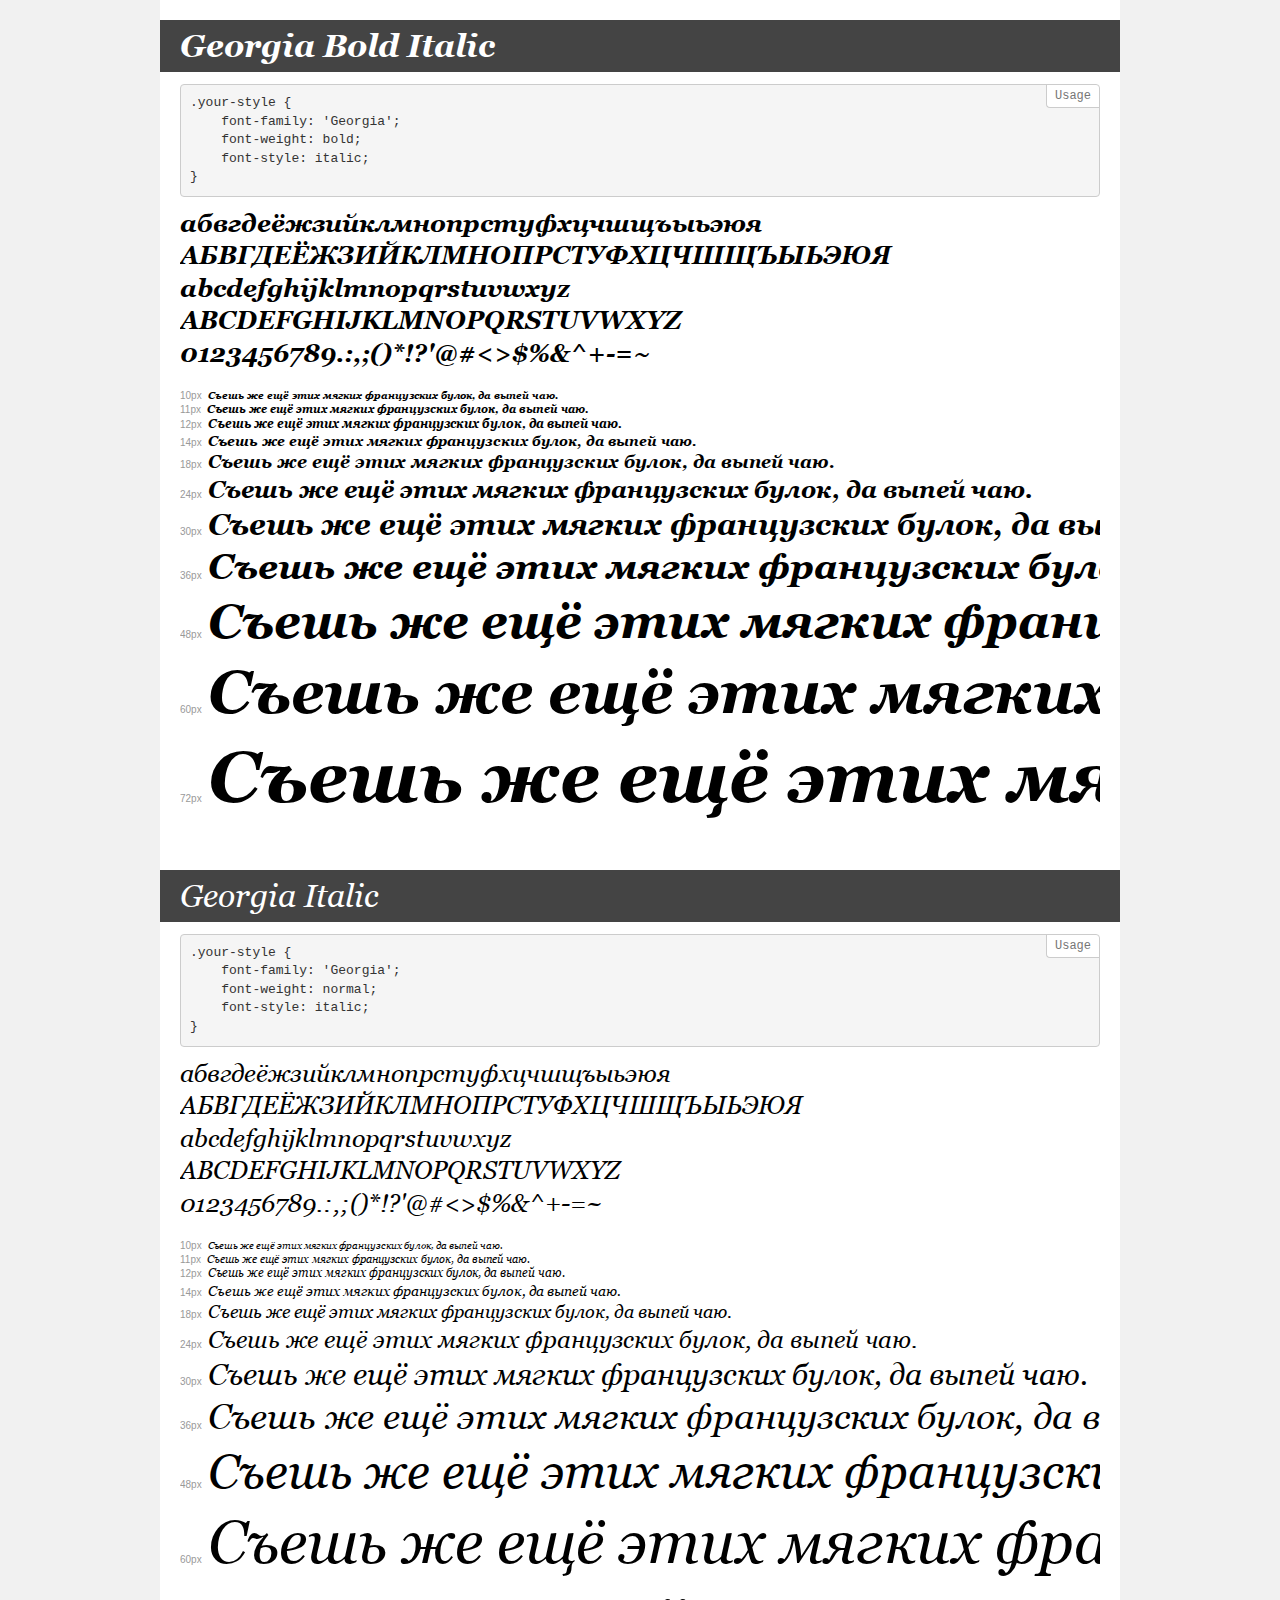
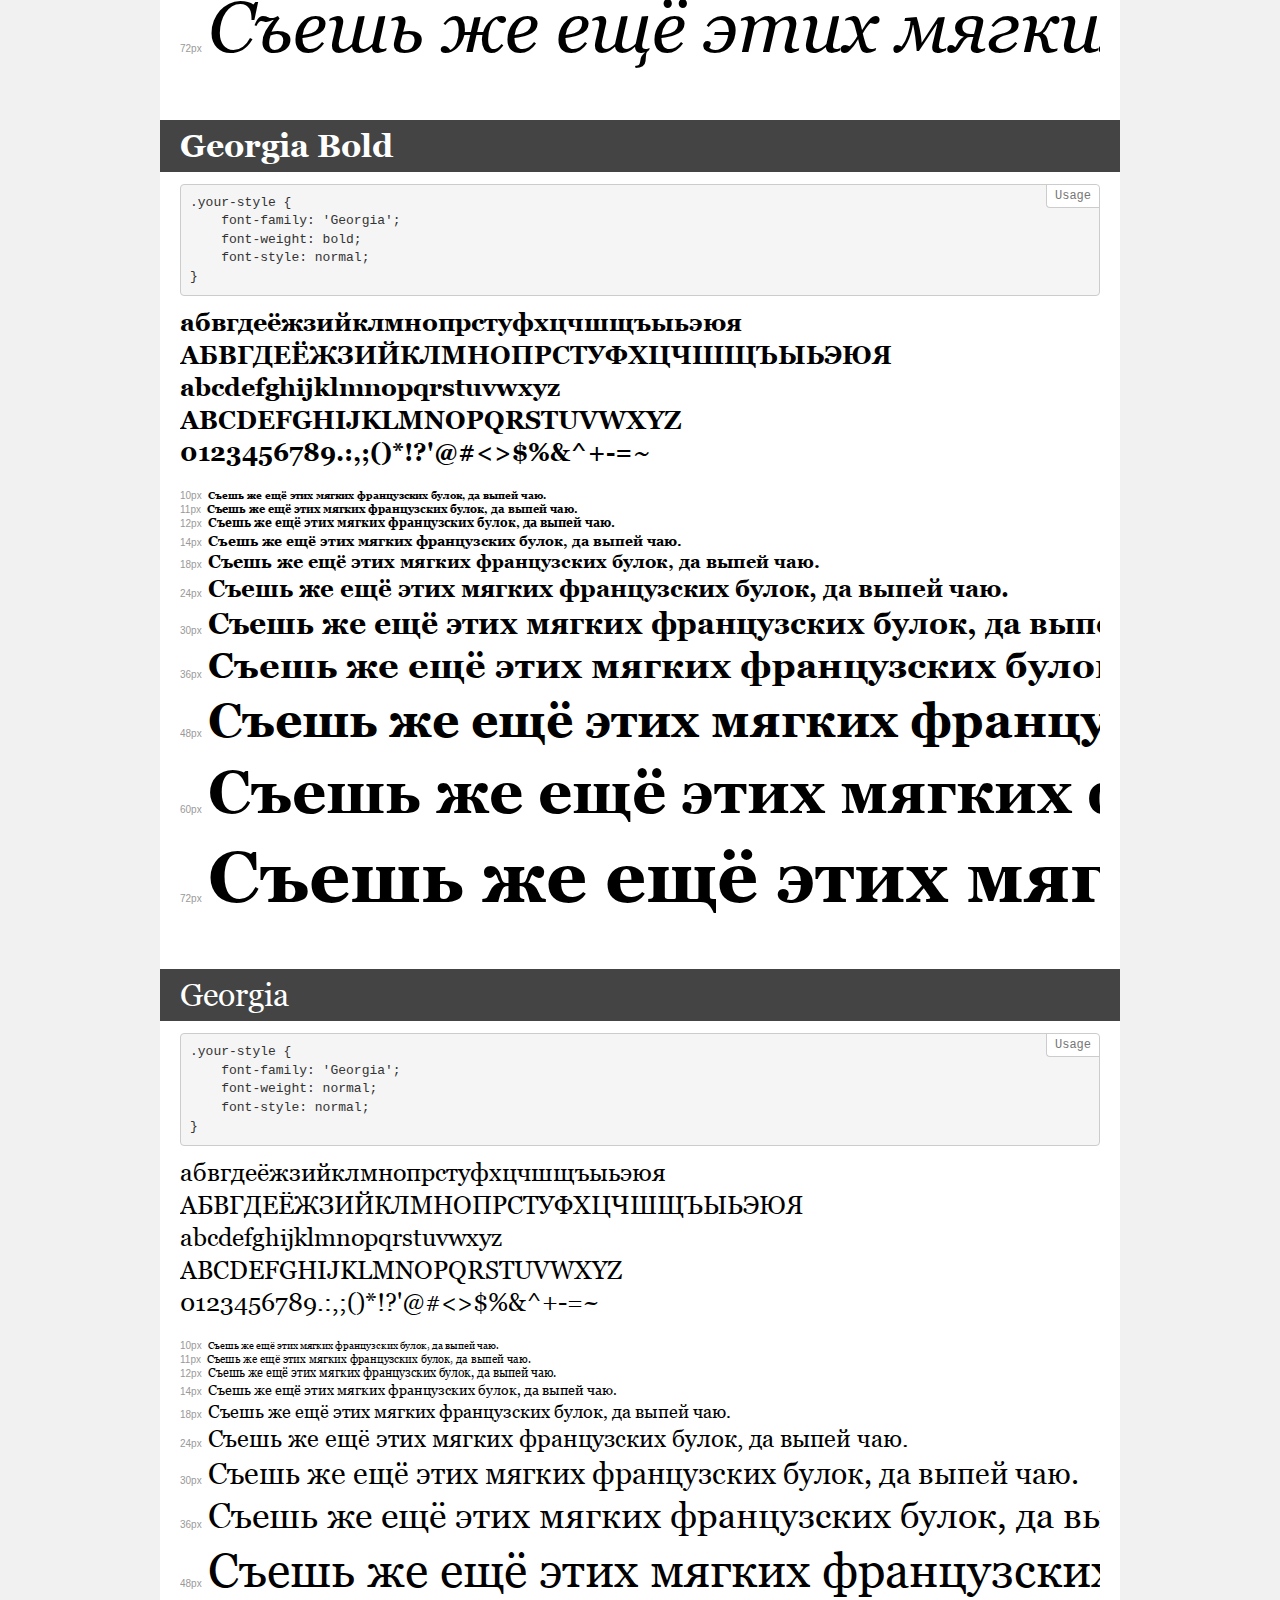
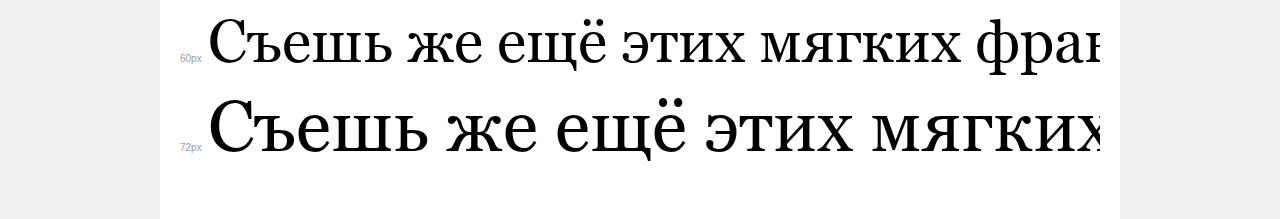
<file: fonts/Georgia/demo.html>
<!DOCTYPE html>
<html>
<head>
	<meta charset="utf-8">
	<meta http-equiv="X-UA-Compatible" content="IE=edge">
	<meta name="viewport" content="width=device-width, initial-scale=1">
	<meta name="robots" content="noindex, noarchive">
	<title>Transfonter demo</title>
	<link href="stylesheet.css" rel="stylesheet">
	<style>
		/*
		http://meyerweb.com/eric/tools/css/reset/
		v2.0 | 20110126
		License: none (public domain)
		*/
		html, body, div, span, applet, object, iframe,
		h1, h2, h3, h4, h5, h6, p, blockquote, pre,
		a, abbr, acronym, address, big, cite, code,
		del, dfn, em, img, ins, kbd, q, s, samp,
		small, strike, strong, sub, sup, tt, var,
		b, u, i, center,
		dl, dt, dd, ol, ul, li,
		fieldset, form, label, legend,
		table, caption, tbody, tfoot, thead, tr, th, td,
		article, aside, canvas, details, embed,
		figure, figcaption, footer, header, hgroup,
		menu, nav, output, ruby, section, summary,
		time, mark, audio, video {
			margin: 0;
			padding: 0;
			border: 0;
			font-size: 100%;
			font: inherit;
			vertical-align: baseline;
		}
		/* HTML5 display-role reset for older browsers */
		article, aside, details, figcaption, figure,
		footer, header, hgroup, menu, nav, section {
			display: block;
		}
		body {
			line-height: 1;
		}
		ol, ul {
			list-style: none;
		}
		blockquote, q {
			quotes: none;
		}
		blockquote:before, blockquote:after,
		q:before, q:after {
			content: '';
			content: none;
		}
		table {
			border-collapse: collapse;
			border-spacing: 0;
		}
		/* common styles */
		body {
			background: #f1f1f1;
			color: #000;
		}
		.page {
			background: #fff;
			width: 920px;
			margin: 0 auto;
			padding: 20px 20px 0 20px;
			overflow: hidden;
		}
		.font-container {
			overflow-x: auto;
			overflow-y: hidden;
			margin-bottom: 40px;
			line-height: 1.3;
			white-space: nowrap;
			padding-bottom: 5px;
		}
		h1 {
			position: relative;
			background: #444;
			font-size: 32px;
			color: #fff;
			padding: 10px 20px;
			margin: 0 -20px 12px -20px;
		}
		.letters {
			font-size: 25px;
			margin-bottom: 20px;
		}
		.s10:before {
			content: '10px';
		}
		.s11:before {
			content: '11px';
		}
		.s12:before {
			content: '12px';
		}
		.s14:before {
			content: '14px';
		}
		.s18:before {
			content: '18px';
		}
		.s24:before {
			content: '24px';
		}
		.s30:before {
			content: '30px';
		}
		.s36:before {
			content: '36px';
		}
		.s48:before {
			content: '48px';
		}
		.s60:before {
			content: '60px';
		}
		.s72:before {
			content: '72px';
		}
		.s10:before, .s11:before, .s12:before, .s14:before,
		.s18:before, .s24:before, .s30:before, .s36:before,
		.s48:before, .s60:before, .s72:before {
			font-family: Arial, sans-serif;
			font-size: 10px;
			font-weight: normal;
			font-style: normal;
			color: #999;
			padding-right: 6px;
		}
		pre {
			display: block;
			position: relative;
			padding: 9px;
			margin: 0 0 10px;
			font-family: Monaco, Menlo, Consolas, "Courier New", monospace !important;
			font-size: 13px;
			line-height: 1.428571429;
			color: #333;
			font-weight: normal !important;
			font-style: normal !important;
			background-color: #f5f5f5;
			border: 1px solid #ccc;
			overflow-x: auto;
			border-radius: 4px;
		}
		pre:after {
			display: block;
			position: absolute;
			right: 0;
			top: 0;
			content: 'Usage';
			line-height: 1;
			padding: 5px 8px;
			font-size: 12px;
			color: #767676;
			background-color: #fff;
			border: 1px solid #ccc;
			border-right: none;
			border-top: none;
			border-radius: 0 4px 0 4px;
			z-index: 10;
		}
		/* responsive */
		@media (max-width: 959px) {
			.page {
				width: auto;
				margin: 0;
			}
		}
	</style>
</head>
<body>
<div class="page">
	<div class="demo" style="font-family: 'Georgia'; font-weight: bold; font-style: italic;">
		<h1>Georgia Bold Italic</h1>
		<pre>.your-style {
    font-family: 'Georgia';
    font-weight: bold;
    font-style: italic;
}</pre>
		<div class="font-container">
			<p class="letters">
				абвгдеёжзийклмнопрстуфхцчшщъыьэюя <br />
				АБВГДЕЁЖЗИЙКЛМНОПРСТУФХЦЧШЩЪЫЬЭЮЯ <br />
				abcdefghijklmnopqrstuvwxyz <br />
				ABCDEFGHIJKLMNOPQRSTUVWXYZ <br />				0123456789.:,;()*!?'@#<>$%&^+-=~
			</p>
			<p class="s10" style="font-size: 10px;">Съешь же ещё этих мягких французских булок, да выпей чаю.</p>
			<p class="s11" style="font-size: 11px;">Съешь же ещё этих мягких французских булок, да выпей чаю.</p>
			<p class="s12" style="font-size: 12px;">Съешь же ещё этих мягких французских булок, да выпей чаю.</p>
			<p class="s14" style="font-size: 14px;">Съешь же ещё этих мягких французских булок, да выпей чаю.</p>
			<p class="s18" style="font-size: 18px;">Съешь же ещё этих мягких французских булок, да выпей чаю.</p>
			<p class="s24" style="font-size: 24px;">Съешь же ещё этих мягких французских булок, да выпей чаю.</p>
			<p class="s30" style="font-size: 30px;">Съешь же ещё этих мягких французских булок, да выпей чаю.</p>
			<p class="s36" style="font-size: 36px;">Съешь же ещё этих мягких французских булок, да выпей чаю.</p>
			<p class="s48" style="font-size: 48px;">Съешь же ещё этих мягких французских булок, да выпей чаю.</p>
			<p class="s60" style="font-size: 60px;">Съешь же ещё этих мягких французских булок, да выпей чаю.</p>
			<p class="s72" style="font-size: 72px;">Съешь же ещё этих мягких французских булок, да выпей чаю.</p>
		</div>
	</div>
	<div class="demo" style="font-family: 'Georgia'; font-weight: normal; font-style: italic;">
		<h1>Georgia Italic</h1>
		<pre>.your-style {
    font-family: 'Georgia';
    font-weight: normal;
    font-style: italic;
}</pre>
		<div class="font-container">
			<p class="letters">
				абвгдеёжзийклмнопрстуфхцчшщъыьэюя <br />
				АБВГДЕЁЖЗИЙКЛМНОПРСТУФХЦЧШЩЪЫЬЭЮЯ <br />
				abcdefghijklmnopqrstuvwxyz <br />
				ABCDEFGHIJKLMNOPQRSTUVWXYZ <br />				0123456789.:,;()*!?'@#<>$%&^+-=~
			</p>
			<p class="s10" style="font-size: 10px;">Съешь же ещё этих мягких французских булок, да выпей чаю.</p>
			<p class="s11" style="font-size: 11px;">Съешь же ещё этих мягких французских булок, да выпей чаю.</p>
			<p class="s12" style="font-size: 12px;">Съешь же ещё этих мягких французских булок, да выпей чаю.</p>
			<p class="s14" style="font-size: 14px;">Съешь же ещё этих мягких французских булок, да выпей чаю.</p>
			<p class="s18" style="font-size: 18px;">Съешь же ещё этих мягких французских булок, да выпей чаю.</p>
			<p class="s24" style="font-size: 24px;">Съешь же ещё этих мягких французских булок, да выпей чаю.</p>
			<p class="s30" style="font-size: 30px;">Съешь же ещё этих мягких французских булок, да выпей чаю.</p>
			<p class="s36" style="font-size: 36px;">Съешь же ещё этих мягких французских булок, да выпей чаю.</p>
			<p class="s48" style="font-size: 48px;">Съешь же ещё этих мягких французских булок, да выпей чаю.</p>
			<p class="s60" style="font-size: 60px;">Съешь же ещё этих мягких французских булок, да выпей чаю.</p>
			<p class="s72" style="font-size: 72px;">Съешь же ещё этих мягких французских булок, да выпей чаю.</p>
		</div>
	</div>
	<div class="demo" style="font-family: 'Georgia'; font-weight: bold; font-style: normal;">
		<h1>Georgia Bold</h1>
		<pre>.your-style {
    font-family: 'Georgia';
    font-weight: bold;
    font-style: normal;
}</pre>
		<div class="font-container">
			<p class="letters">
				абвгдеёжзийклмнопрстуфхцчшщъыьэюя <br />
				АБВГДЕЁЖЗИЙКЛМНОПРСТУФХЦЧШЩЪЫЬЭЮЯ <br />
				abcdefghijklmnopqrstuvwxyz <br />
				ABCDEFGHIJKLMNOPQRSTUVWXYZ <br />				0123456789.:,;()*!?'@#<>$%&^+-=~
			</p>
			<p class="s10" style="font-size: 10px;">Съешь же ещё этих мягких французских булок, да выпей чаю.</p>
			<p class="s11" style="font-size: 11px;">Съешь же ещё этих мягких французских булок, да выпей чаю.</p>
			<p class="s12" style="font-size: 12px;">Съешь же ещё этих мягких французских булок, да выпей чаю.</p>
			<p class="s14" style="font-size: 14px;">Съешь же ещё этих мягких французских булок, да выпей чаю.</p>
			<p class="s18" style="font-size: 18px;">Съешь же ещё этих мягких французских булок, да выпей чаю.</p>
			<p class="s24" style="font-size: 24px;">Съешь же ещё этих мягких французских булок, да выпей чаю.</p>
			<p class="s30" style="font-size: 30px;">Съешь же ещё этих мягких французских булок, да выпей чаю.</p>
			<p class="s36" style="font-size: 36px;">Съешь же ещё этих мягких французских булок, да выпей чаю.</p>
			<p class="s48" style="font-size: 48px;">Съешь же ещё этих мягких французских булок, да выпей чаю.</p>
			<p class="s60" style="font-size: 60px;">Съешь же ещё этих мягких французских булок, да выпей чаю.</p>
			<p class="s72" style="font-size: 72px;">Съешь же ещё этих мягких французских булок, да выпей чаю.</p>
		</div>
	</div>
	<div class="demo" style="font-family: 'Georgia'; font-weight: normal; font-style: normal;">
		<h1>Georgia</h1>
		<pre>.your-style {
    font-family: 'Georgia';
    font-weight: normal;
    font-style: normal;
}</pre>
		<div class="font-container">
			<p class="letters">
				абвгдеёжзийклмнопрстуфхцчшщъыьэюя <br />
				АБВГДЕЁЖЗИЙКЛМНОПРСТУФХЦЧШЩЪЫЬЭЮЯ <br />
				abcdefghijklmnopqrstuvwxyz <br />
				ABCDEFGHIJKLMNOPQRSTUVWXYZ <br />				0123456789.:,;()*!?'@#<>$%&^+-=~
			</p>
			<p class="s10" style="font-size: 10px;">Съешь же ещё этих мягких французских булок, да выпей чаю.</p>
			<p class="s11" style="font-size: 11px;">Съешь же ещё этих мягких французских булок, да выпей чаю.</p>
			<p class="s12" style="font-size: 12px;">Съешь же ещё этих мягких французских булок, да выпей чаю.</p>
			<p class="s14" style="font-size: 14px;">Съешь же ещё этих мягких французских булок, да выпей чаю.</p>
			<p class="s18" style="font-size: 18px;">Съешь же ещё этих мягких французских булок, да выпей чаю.</p>
			<p class="s24" style="font-size: 24px;">Съешь же ещё этих мягких французских булок, да выпей чаю.</p>
			<p class="s30" style="font-size: 30px;">Съешь же ещё этих мягких французских булок, да выпей чаю.</p>
			<p class="s36" style="font-size: 36px;">Съешь же ещё этих мягких французских булок, да выпей чаю.</p>
			<p class="s48" style="font-size: 48px;">Съешь же ещё этих мягких французских булок, да выпей чаю.</p>
			<p class="s60" style="font-size: 60px;">Съешь же ещё этих мягких французских булок, да выпей чаю.</p>
			<p class="s72" style="font-size: 72px;">Съешь же ещё этих мягких французских булок, да выпей чаю.</p>
		</div>
	</div>
</div>
</body>
</html>
</file>
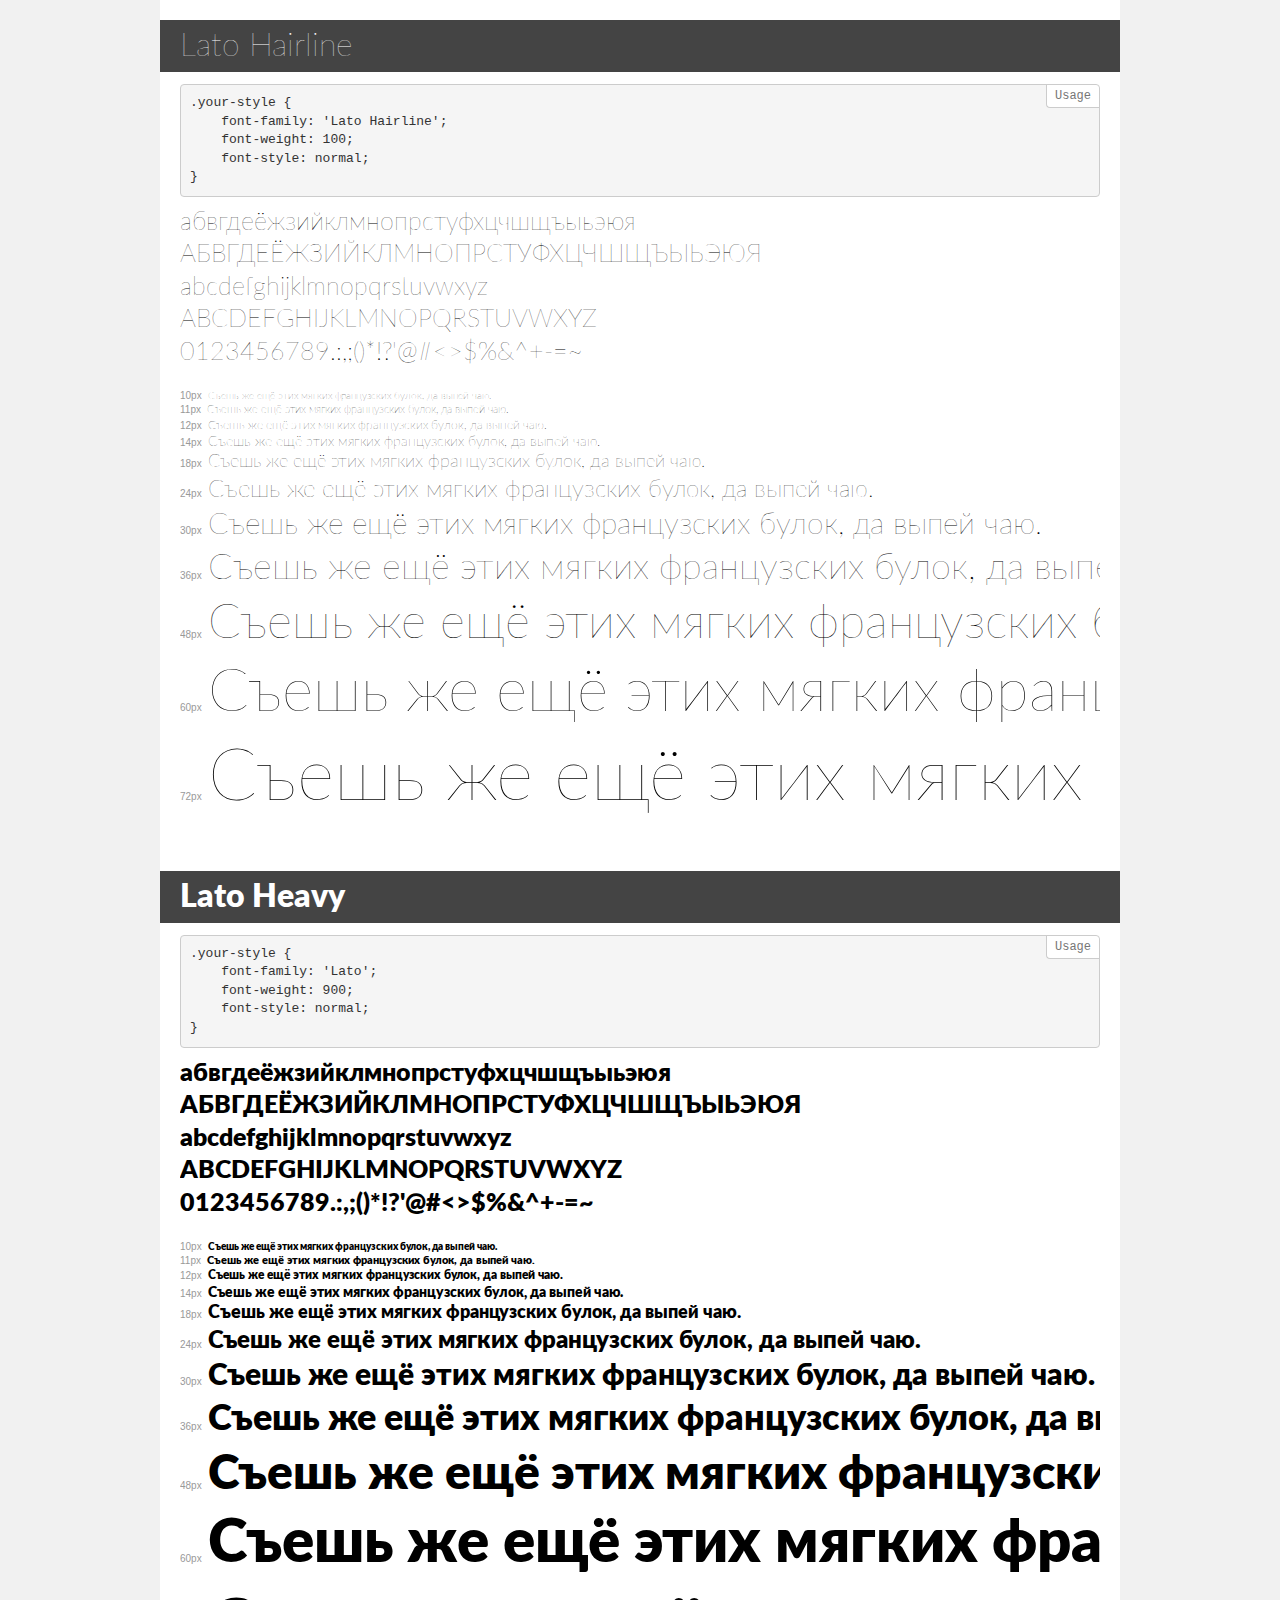
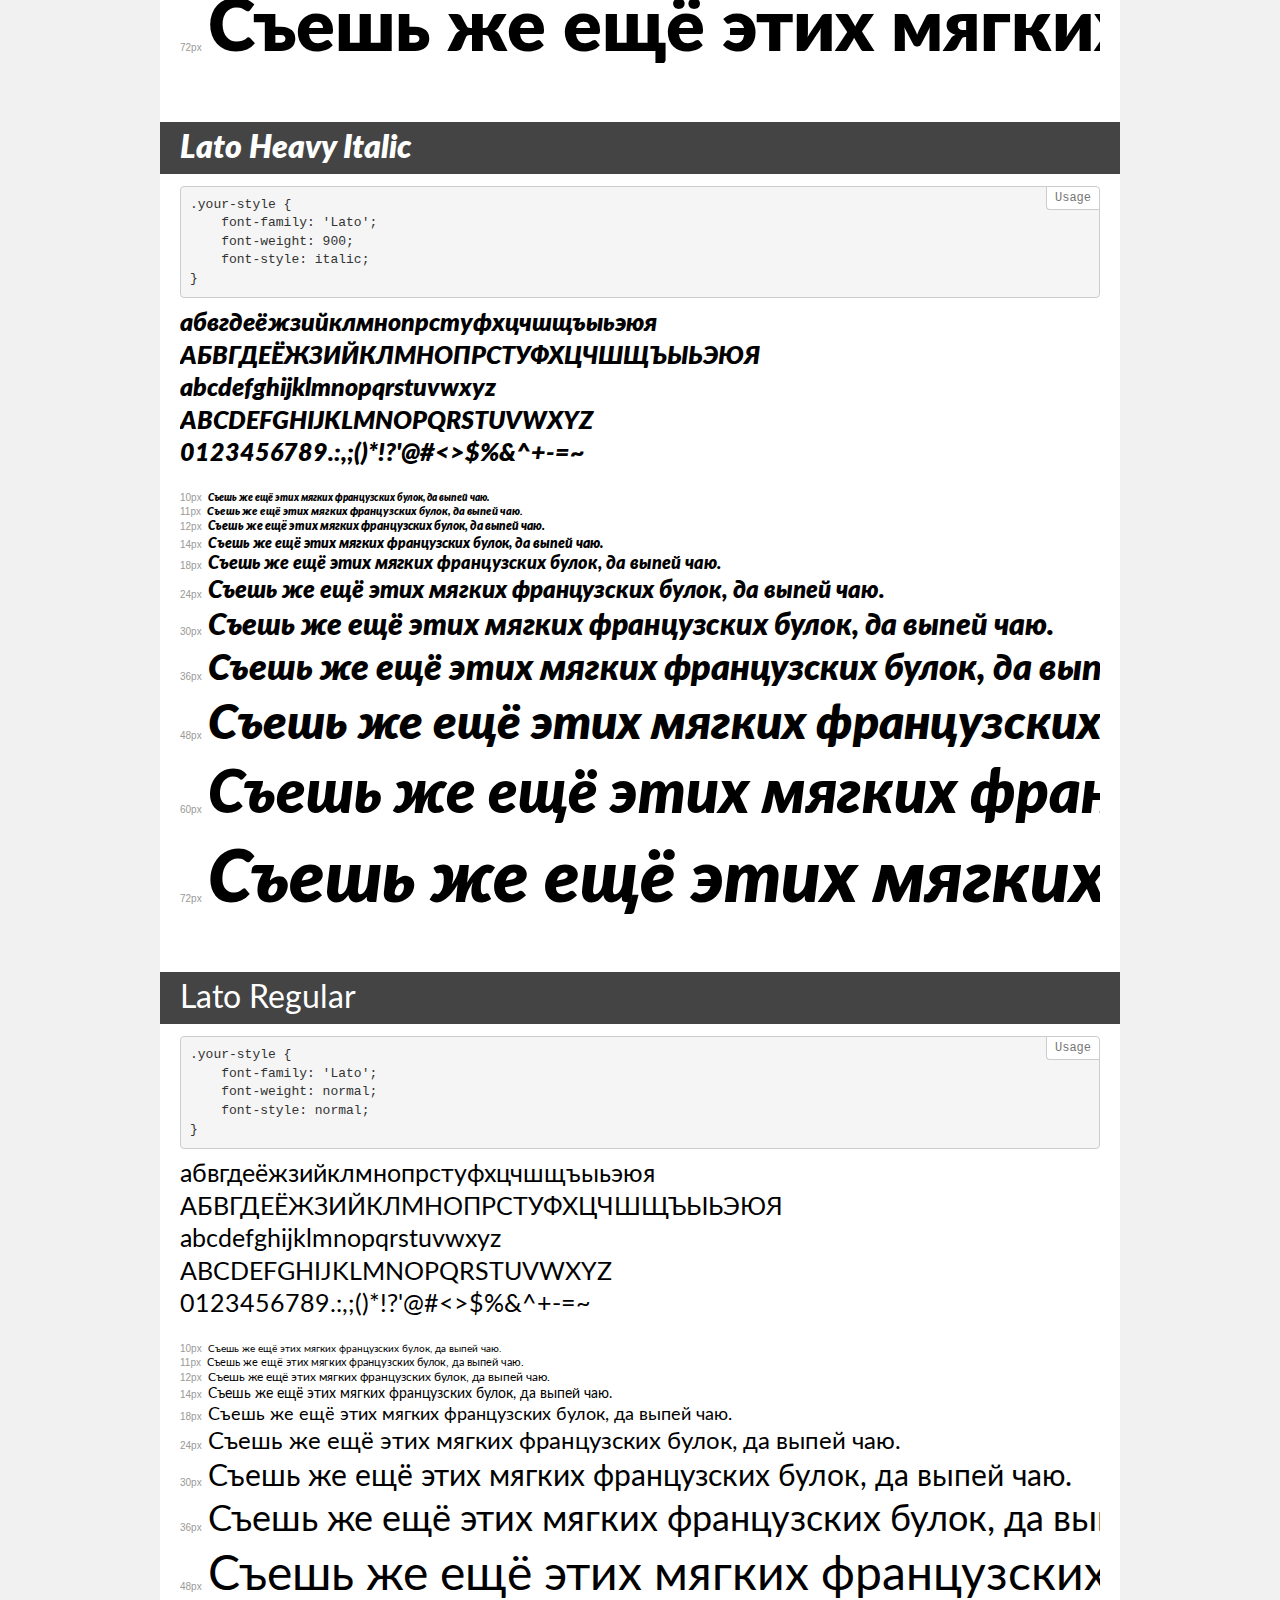
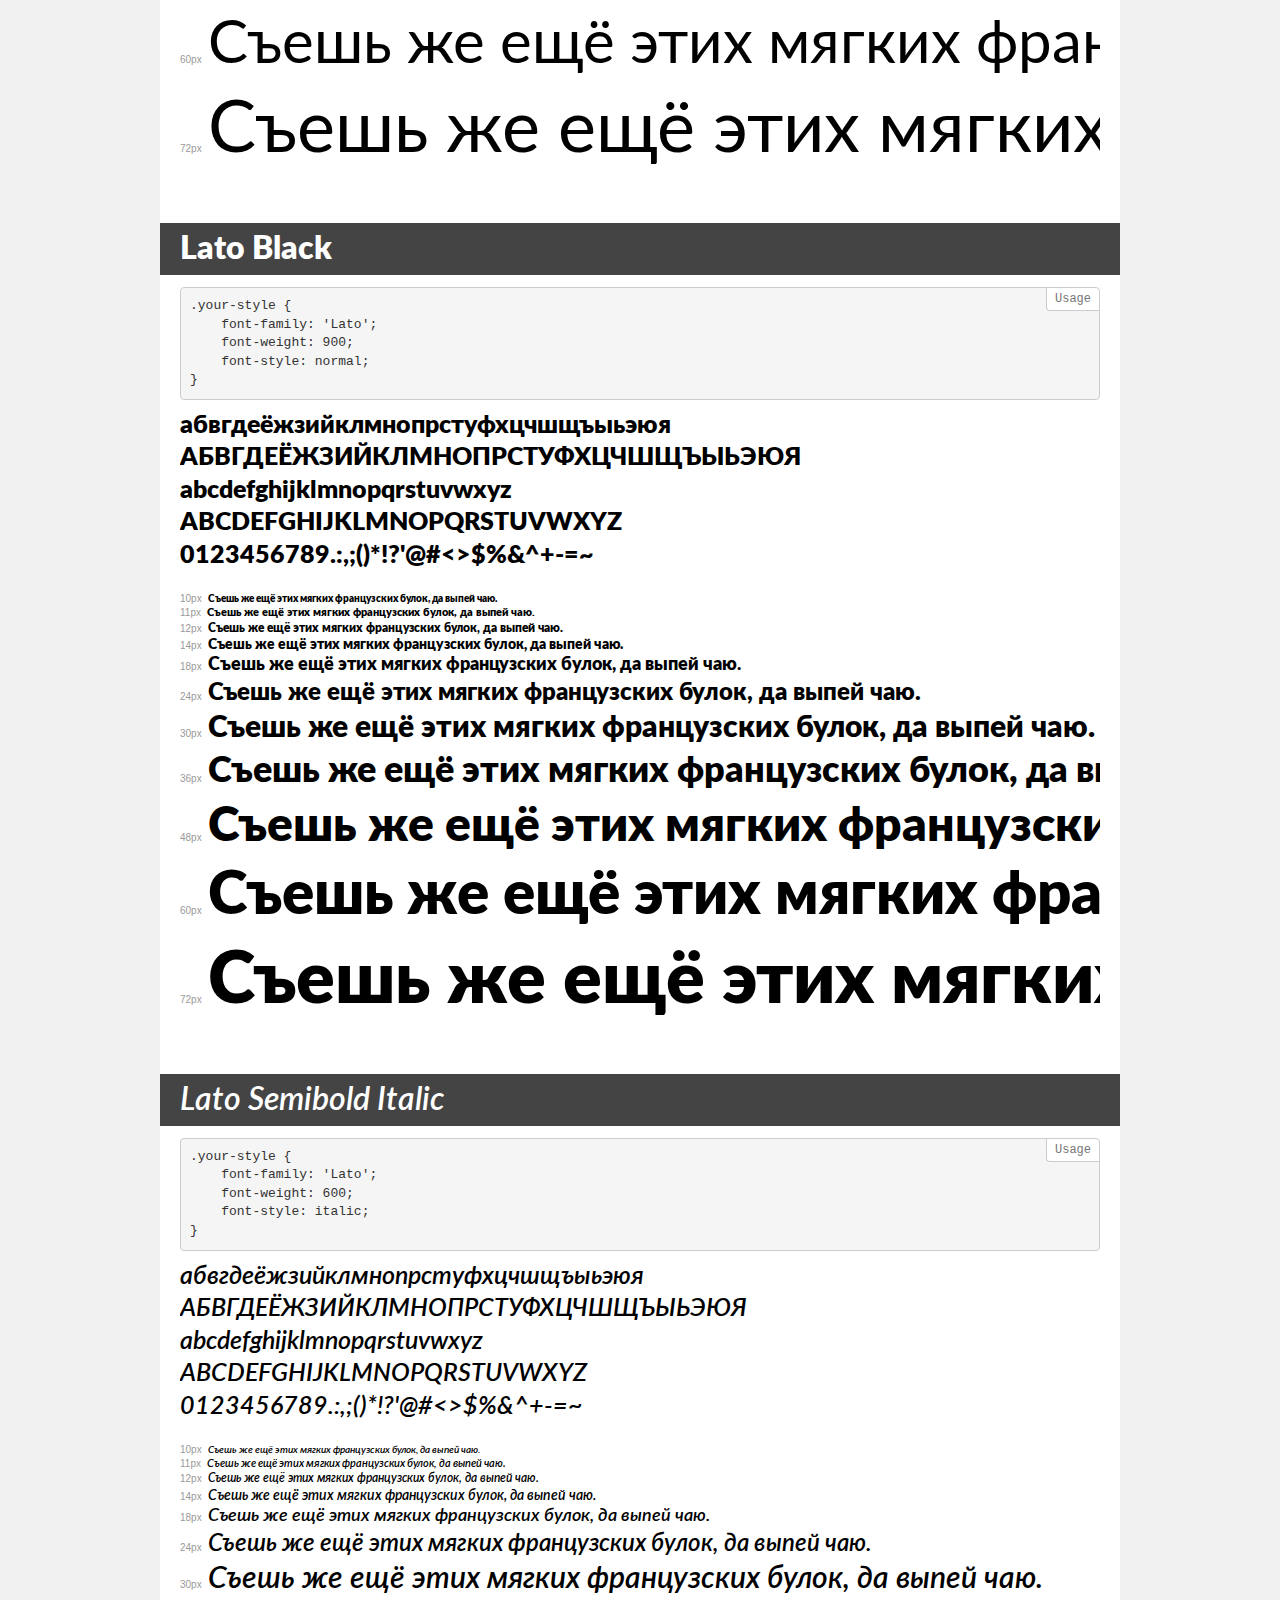
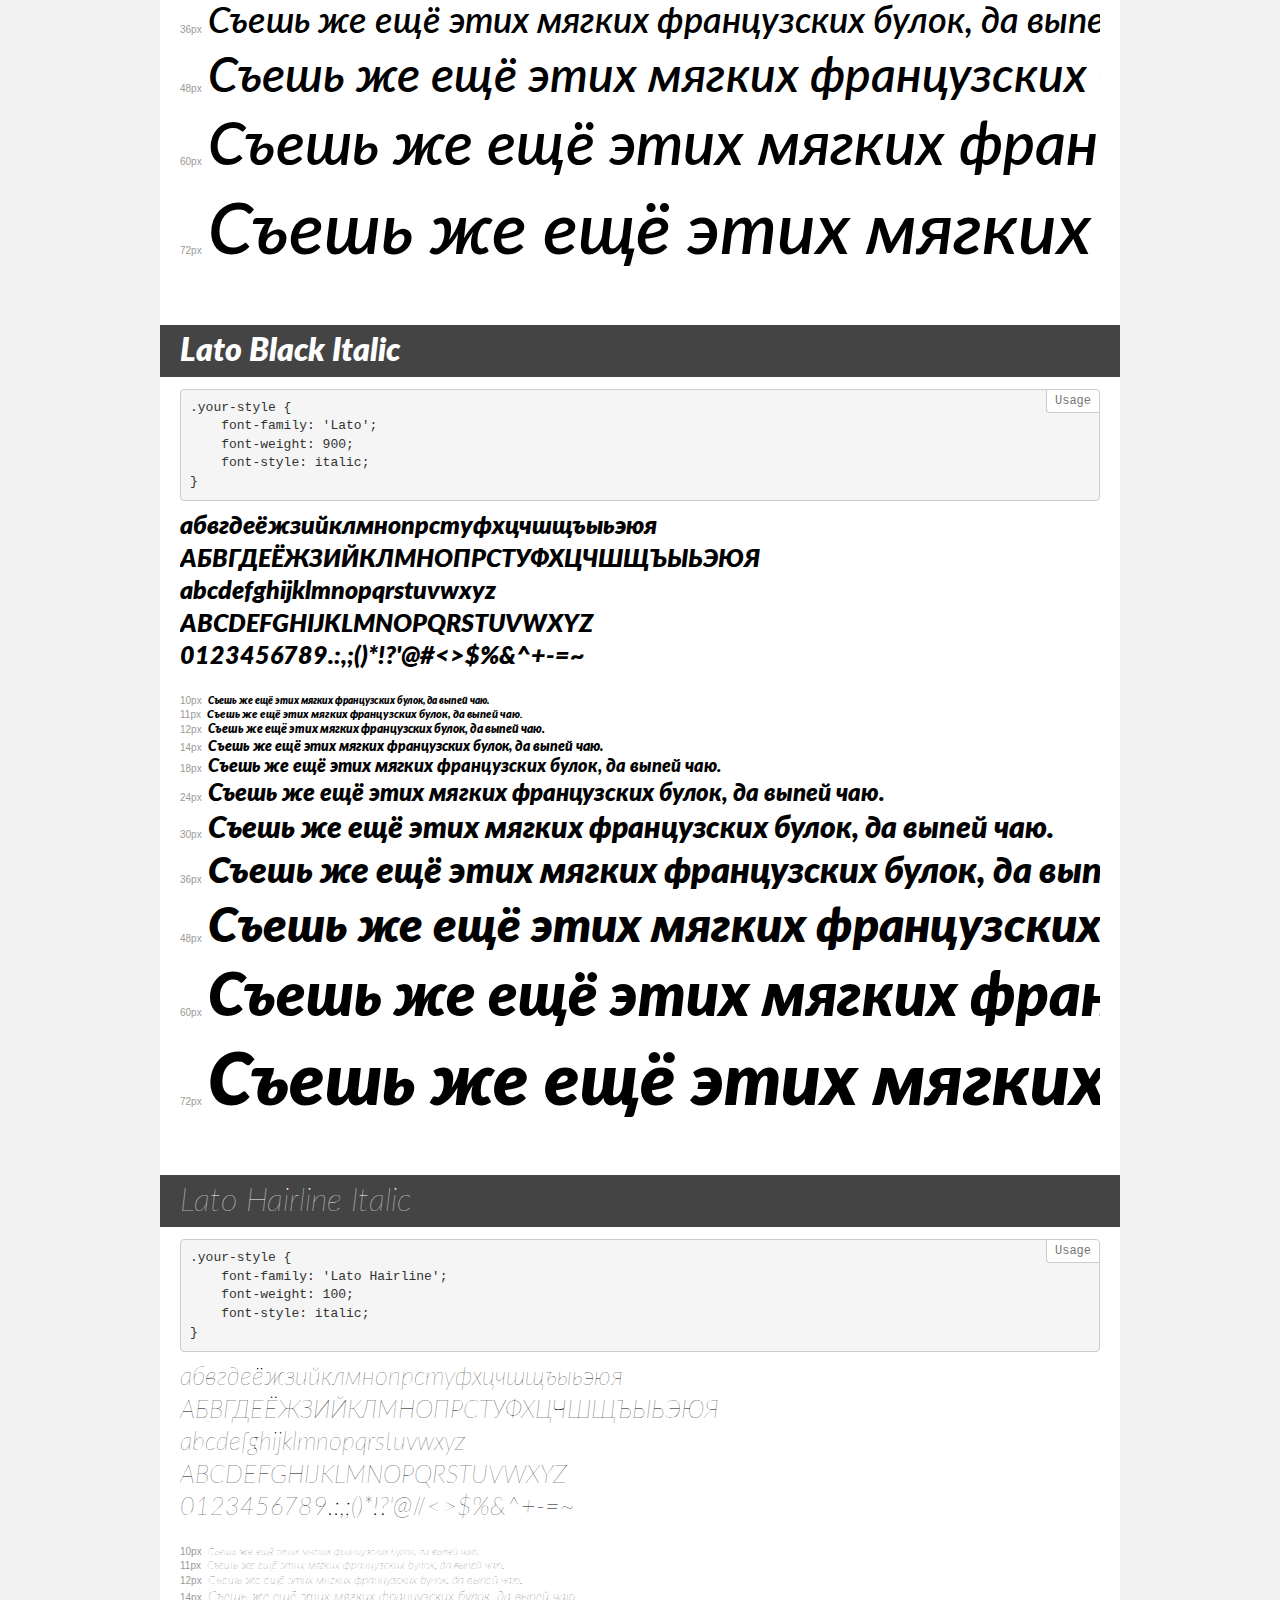
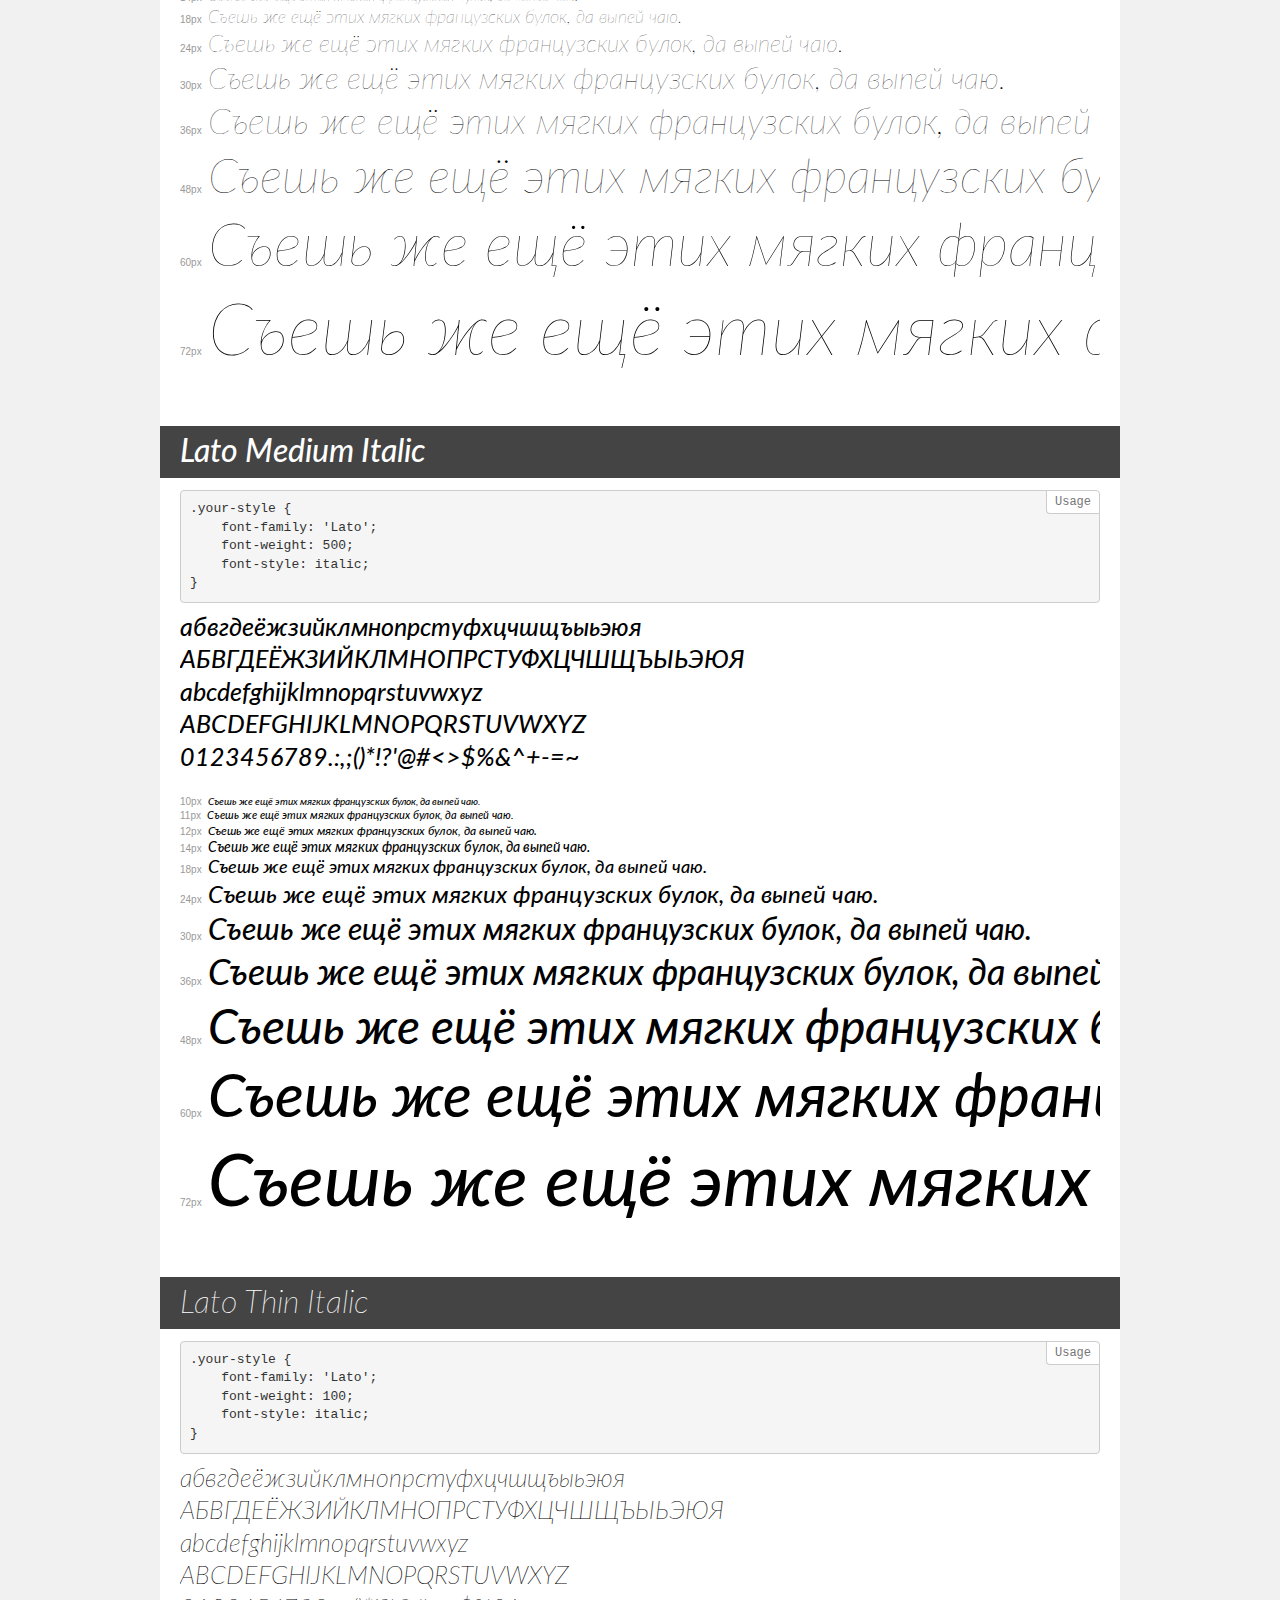
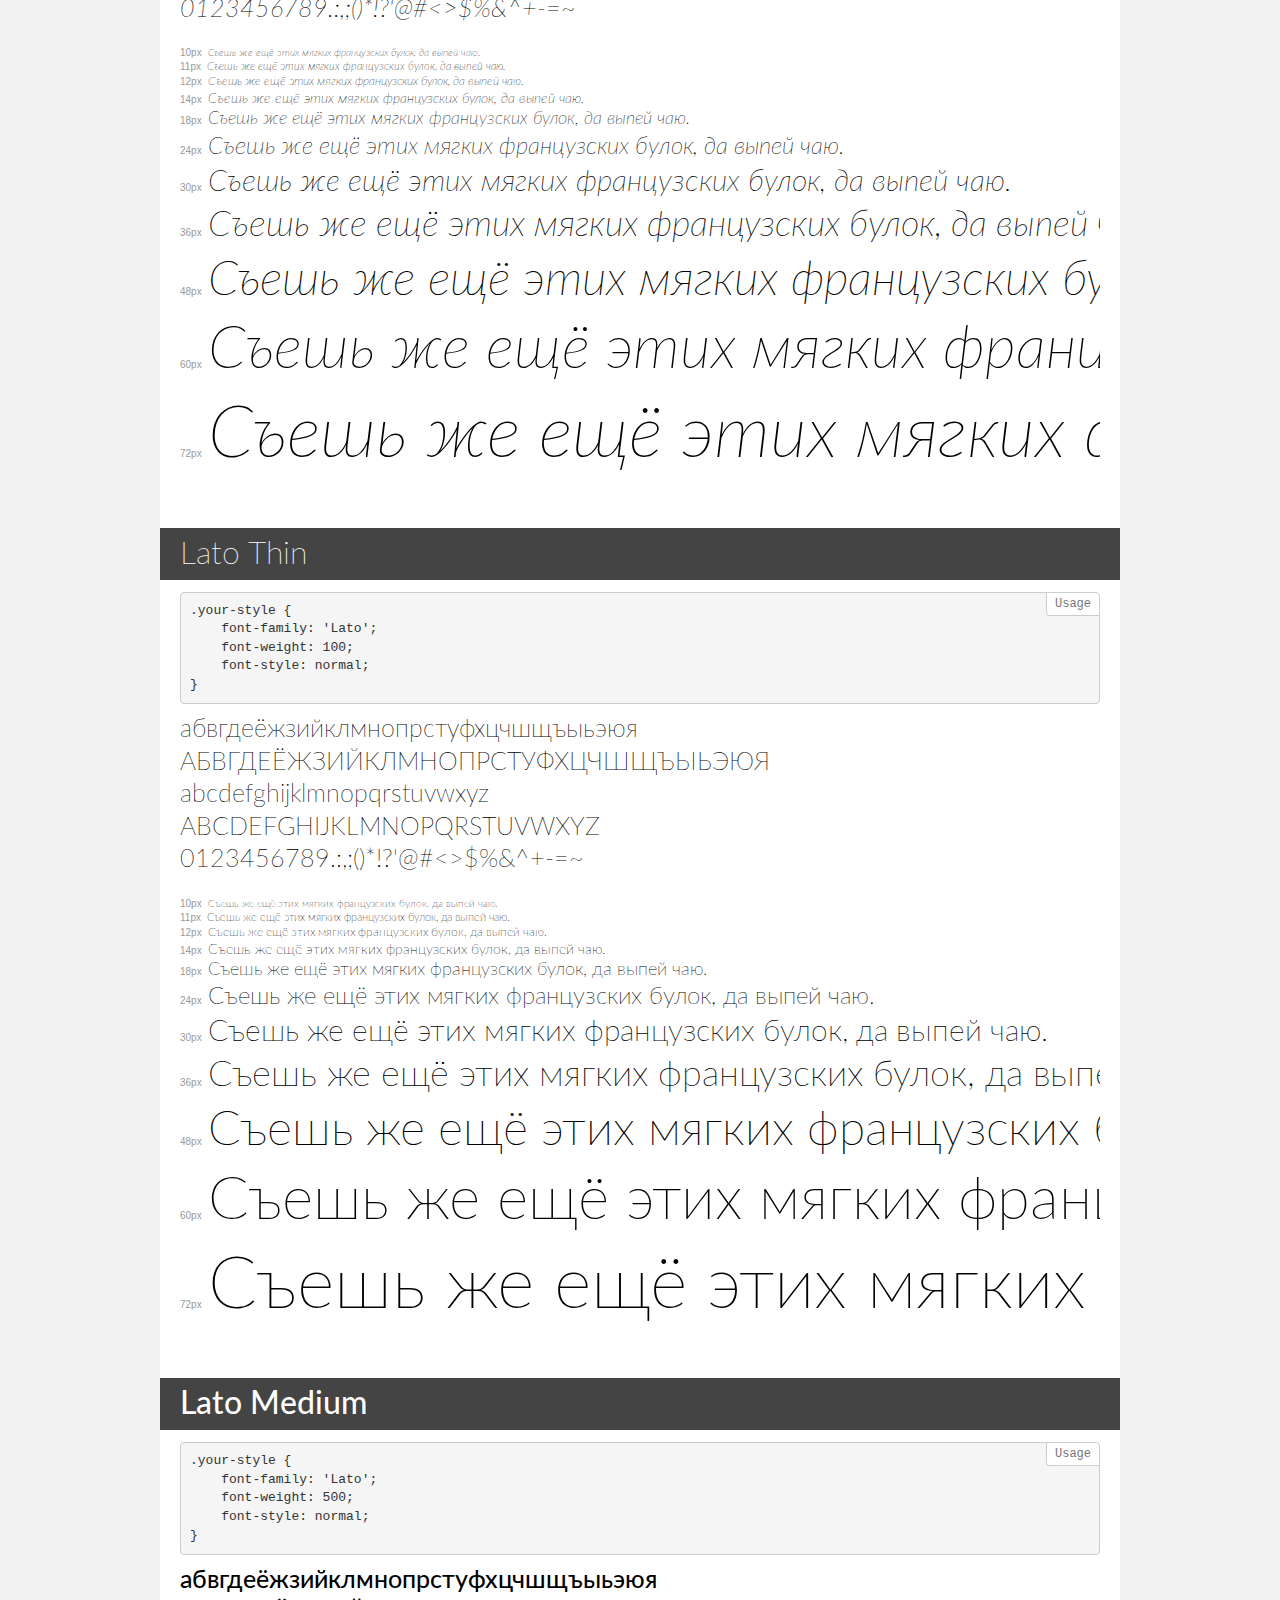
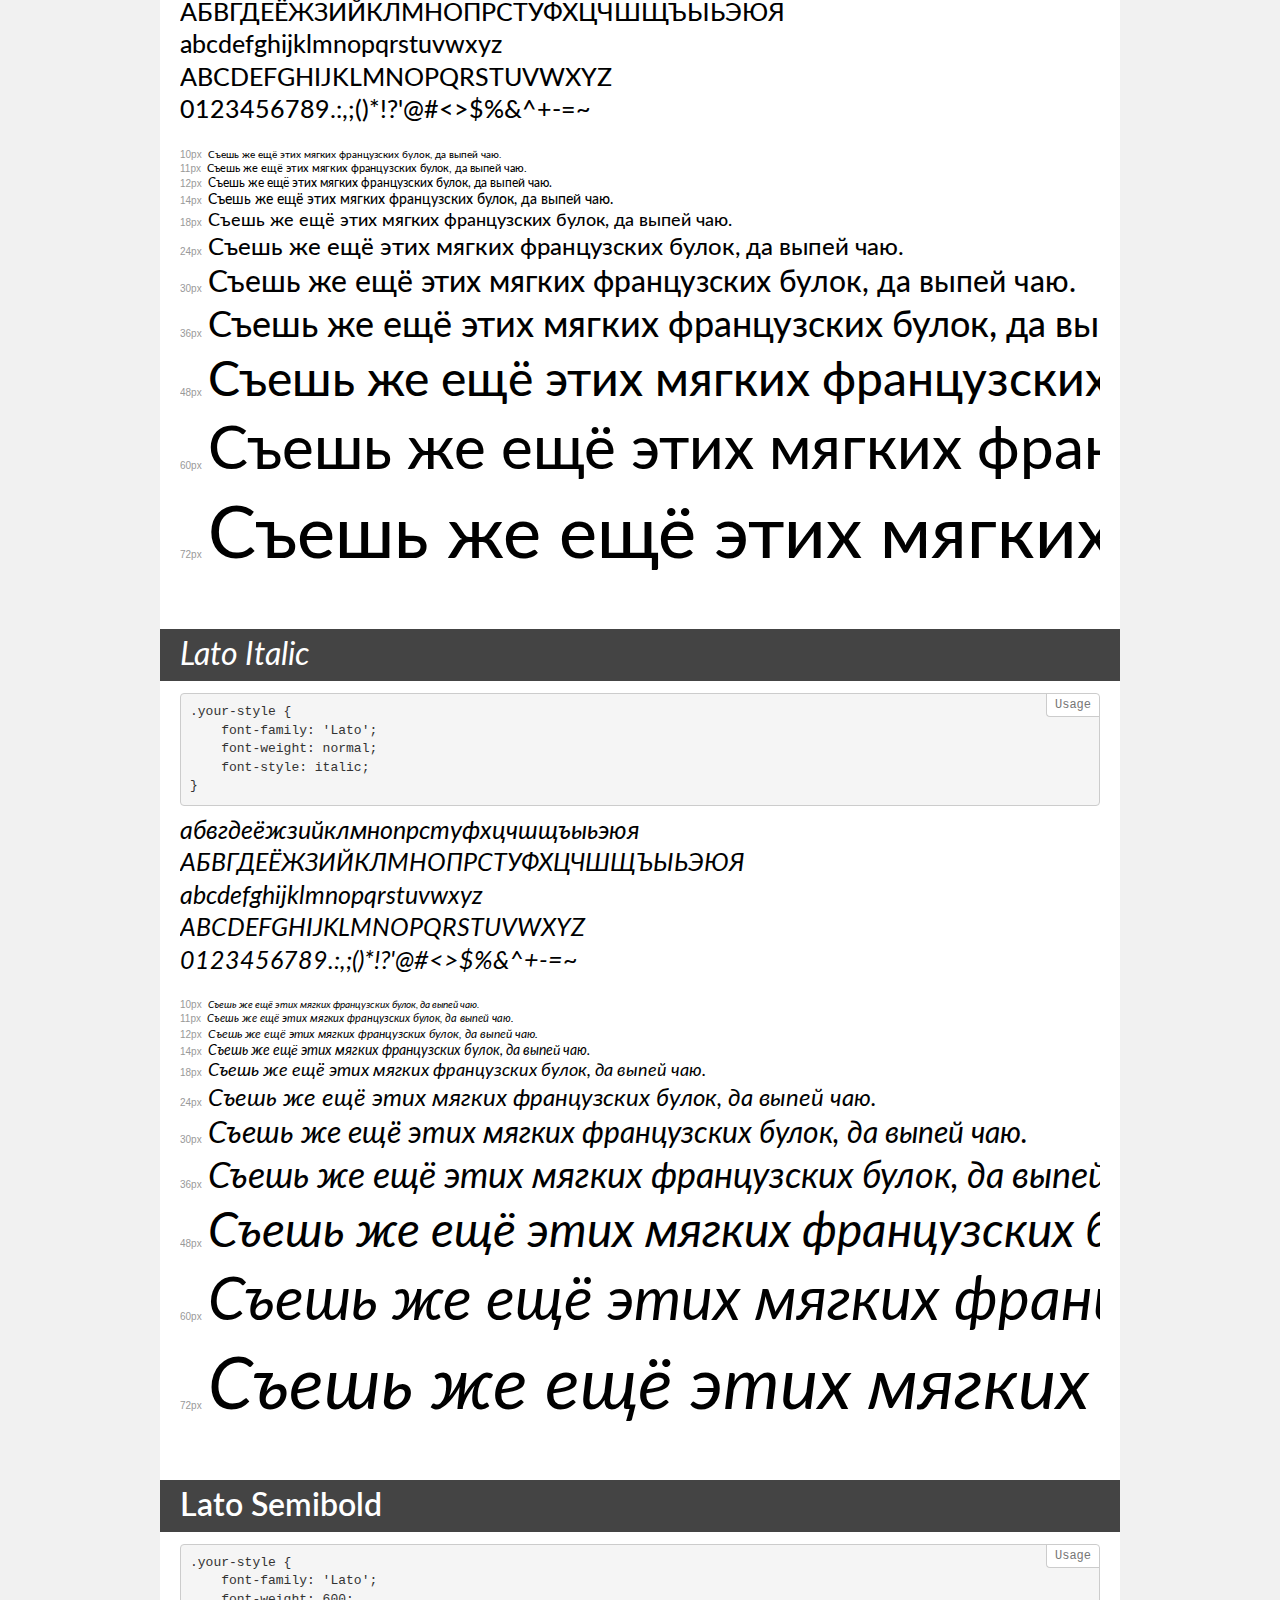
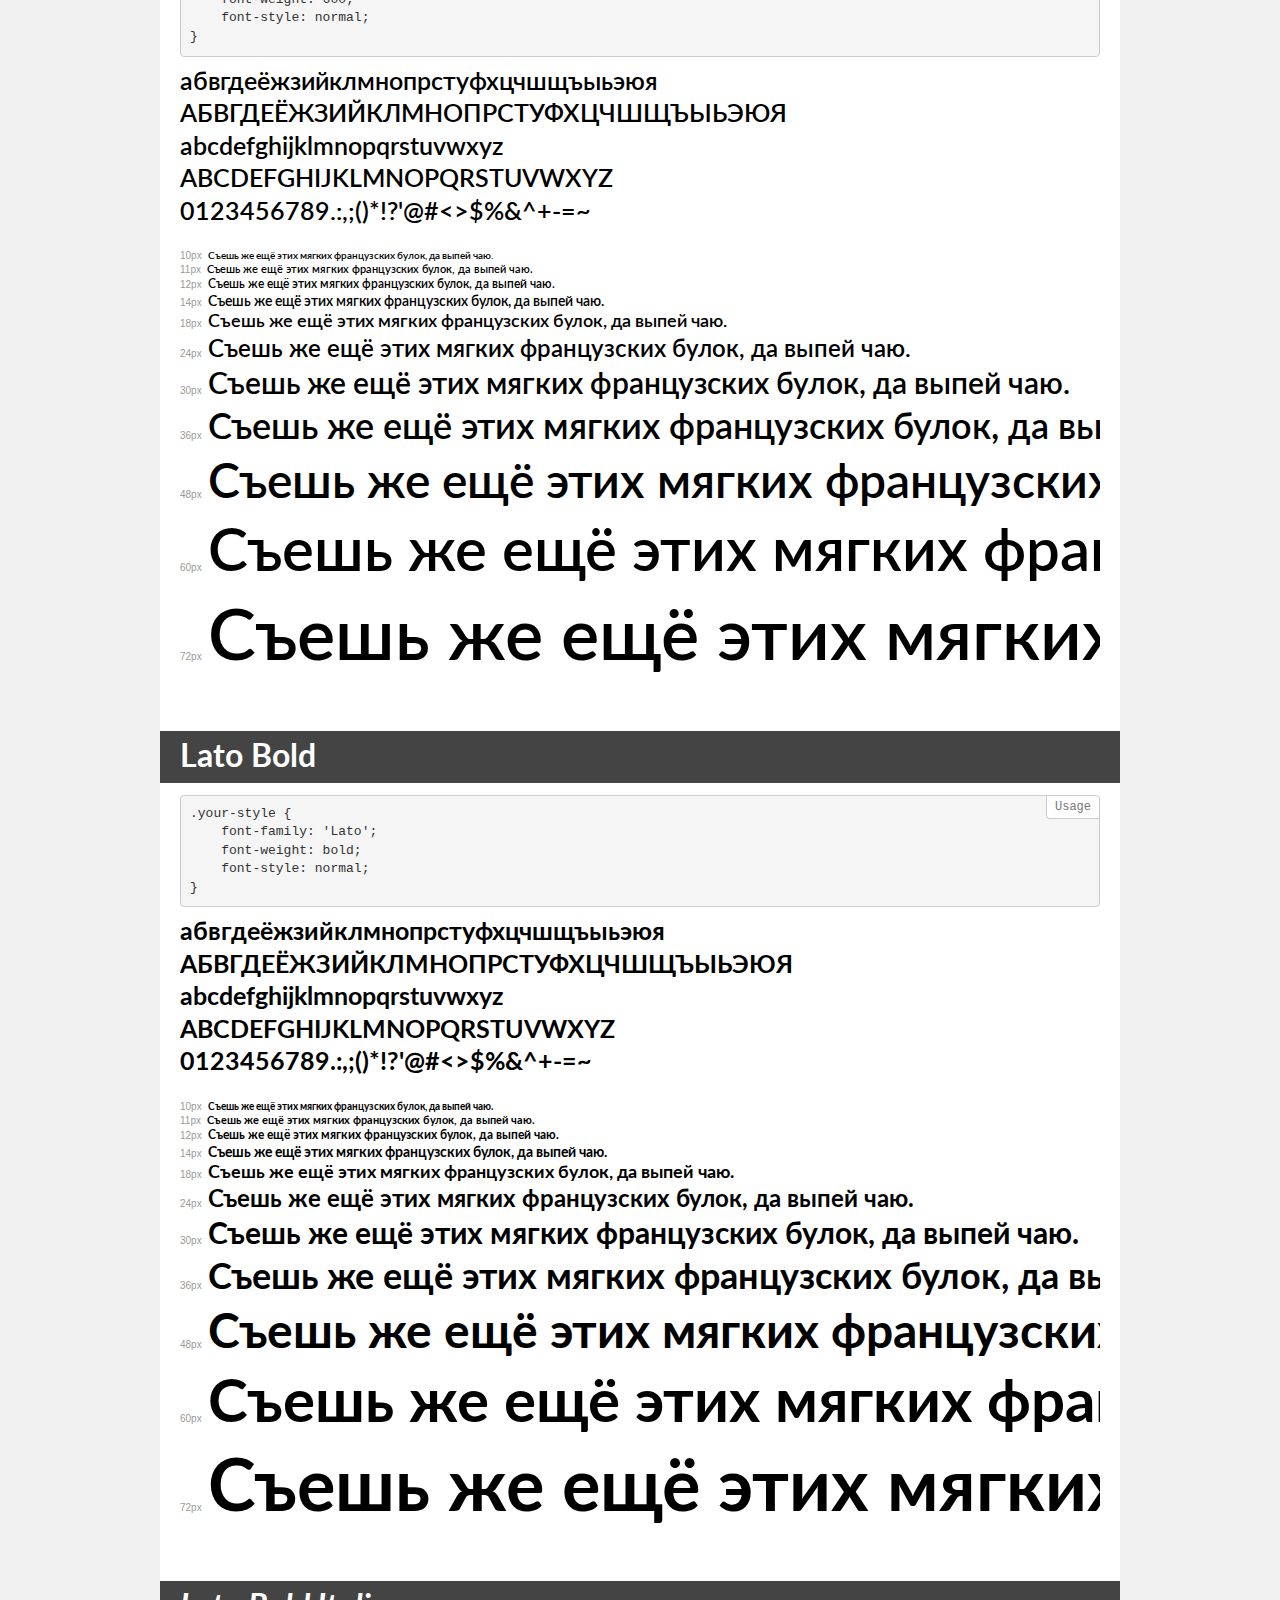
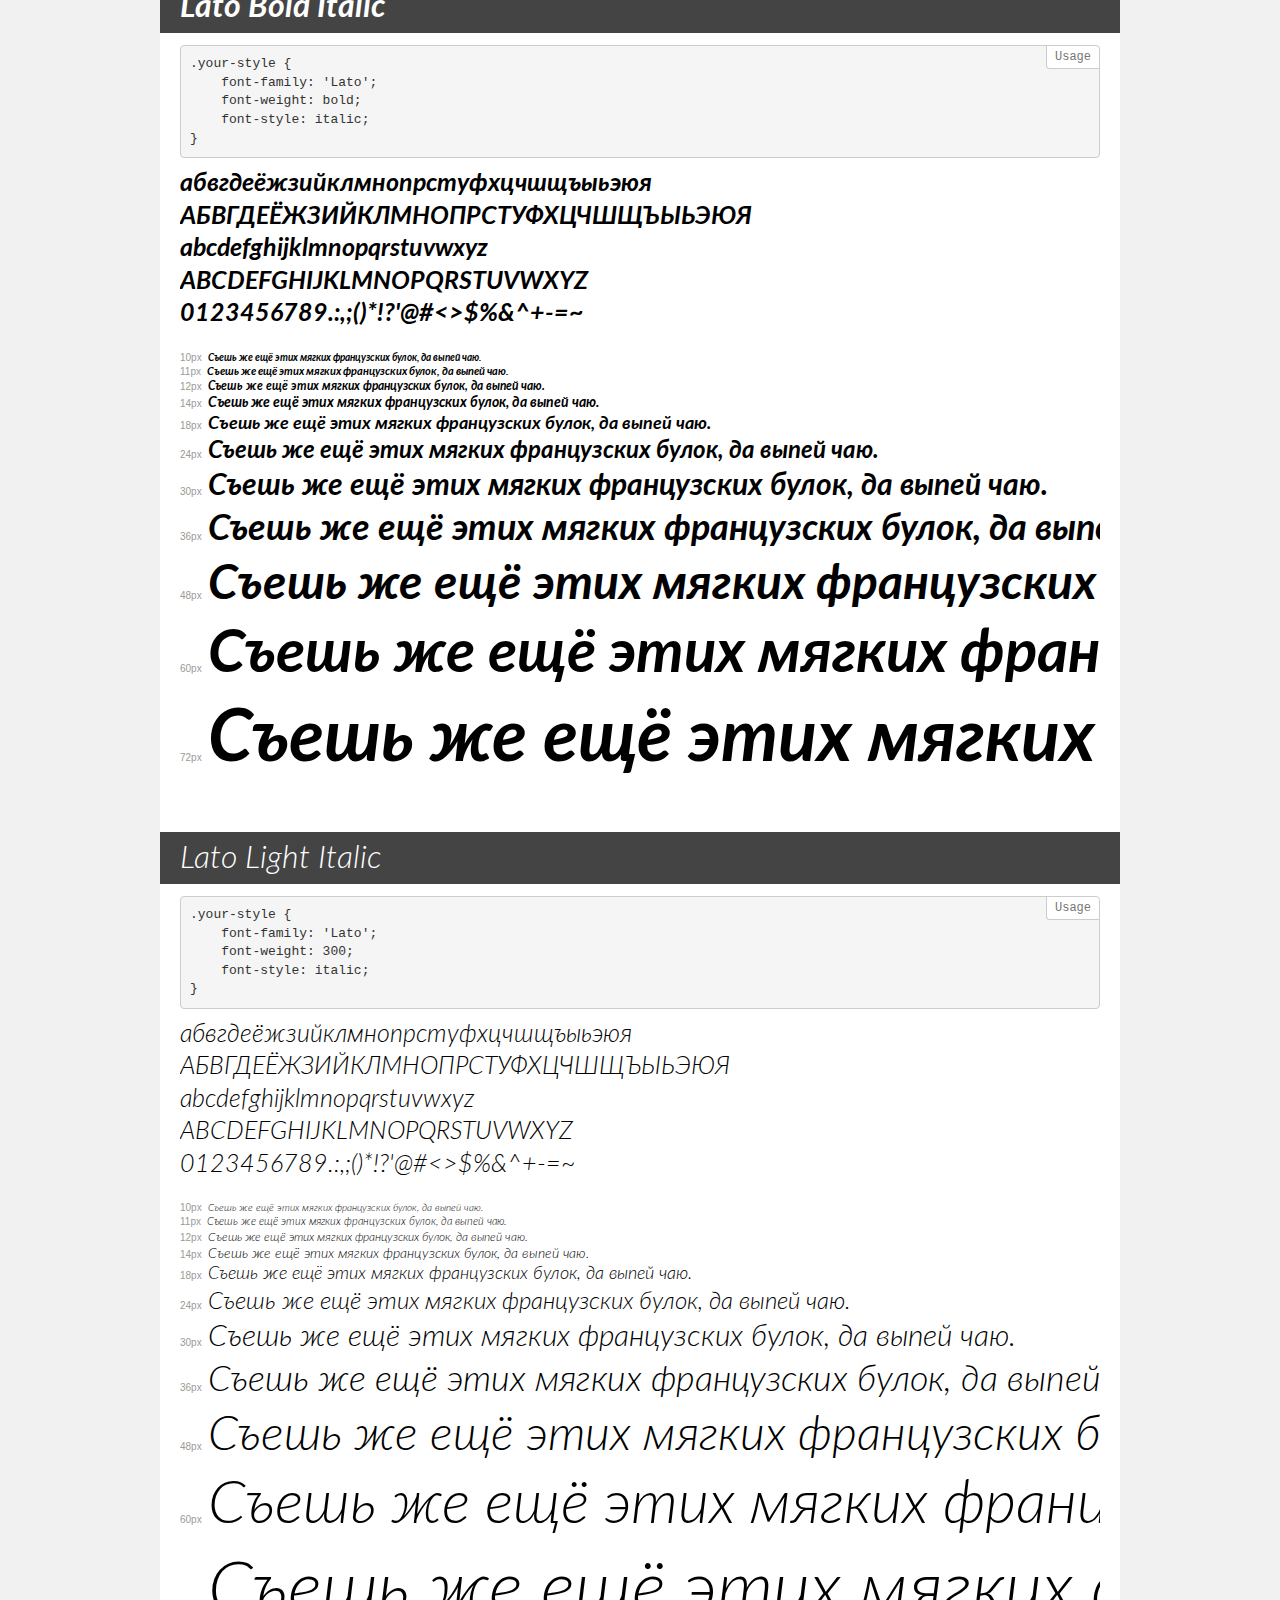
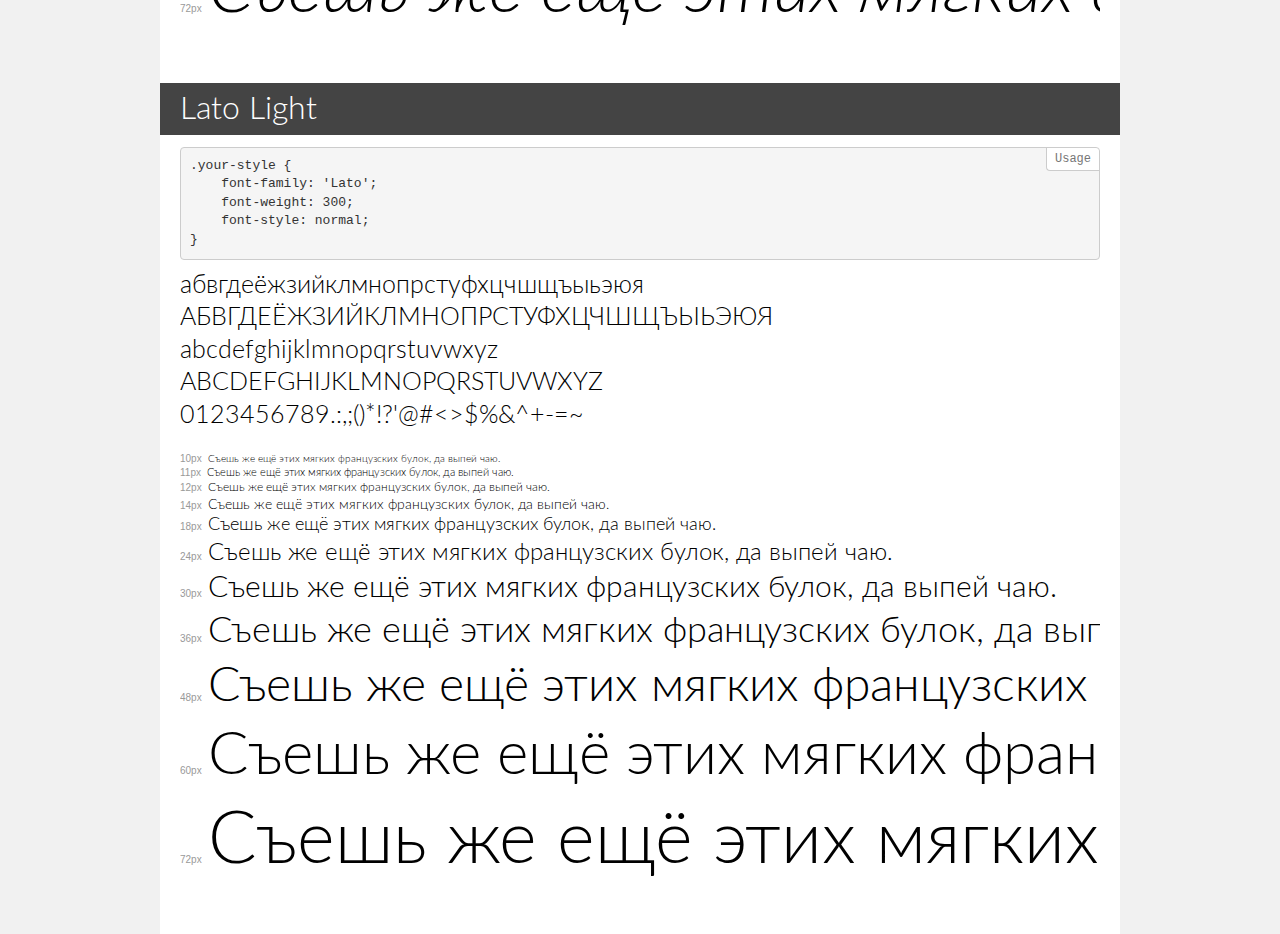
<file: fonts/Lato/demo.html>
<!DOCTYPE html>
<html>
<head>
    <meta charset="utf-8">
    <meta http-equiv="X-UA-Compatible" content="IE=edge">
    <meta name="viewport" content="width=device-width, initial-scale=1">
    <meta name="robots" content="noindex, noarchive">
    <title>Transfonter demo</title>
    <link href="stylesheet.css" rel="stylesheet">
    <style>
        /*
        http://meyerweb.com/eric/tools/css/reset/
        v2.0 | 20110126
        License: none (public domain)
        */
        html, body, div, span, applet, object, iframe,
        h1, h2, h3, h4, h5, h6, p, blockquote, pre,
        a, abbr, acronym, address, big, cite, code,
        del, dfn, em, img, ins, kbd, q, s, samp,
        small, strike, strong, sub, sup, tt, var,
        b, u, i, center,
        dl, dt, dd, ol, ul, li,
        fieldset, form, label, legend,
        table, caption, tbody, tfoot, thead, tr, th, td,
        article, aside, canvas, details, embed,
        figure, figcaption, footer, header, hgroup,
        menu, nav, output, ruby, section, summary,
        time, mark, audio, video {
            margin: 0;
            padding: 0;
            border: 0;
            font-size: 100%;
            font: inherit;
            vertical-align: baseline;
        }
        /* HTML5 display-role reset for older browsers */
        article, aside, details, figcaption, figure,
        footer, header, hgroup, menu, nav, section {
            display: block;
        }
        body {
            line-height: 1;
        }
        ol, ul {
            list-style: none;
        }
        blockquote, q {
            quotes: none;
        }
        blockquote:before, blockquote:after,
        q:before, q:after {
            content: '';
            content: none;
        }
        table {
            border-collapse: collapse;
            border-spacing: 0;
        }
        /* common styles */
        body {
            background: #f1f1f1;
            color: #000;
        }
        .page {
            background: #fff;
            width: 920px;
            margin: 0 auto;
            padding: 20px 20px 0 20px;
            overflow: hidden;
        }
        .font-container {
            overflow-x: auto;
            overflow-y: hidden;
            margin-bottom: 40px;
            line-height: 1.3;
            white-space: nowrap;
            padding-bottom: 5px;
        }
        h1 {
            position: relative;
            background: #444;
            font-size: 32px;
            color: #fff;
            padding: 10px 20px;
            margin: 0 -20px 12px -20px;
        }
        .letters {
            font-size: 25px;
            margin-bottom: 20px;
        }
        .s10:before {
            content: '10px';
        }
        .s11:before {
            content: '11px';
        }
        .s12:before {
            content: '12px';
        }
        .s14:before {
            content: '14px';
        }
        .s18:before {
            content: '18px';
        }
        .s24:before {
            content: '24px';
        }
        .s30:before {
            content: '30px';
        }
        .s36:before {
            content: '36px';
        }
        .s48:before {
            content: '48px';
        }
        .s60:before {
            content: '60px';
        }
        .s72:before {
            content: '72px';
        }
        .s10:before, .s11:before, .s12:before, .s14:before,
        .s18:before, .s24:before, .s30:before, .s36:before,
        .s48:before, .s60:before, .s72:before {
            font-family: Arial, sans-serif;
            font-size: 10px;
            font-weight: normal;
            font-style: normal;
            color: #999;
            padding-right: 6px;
        }
        pre {
            display: block;
            position: relative;
            padding: 9px;
            margin: 0 0 10px;
            font-family: Monaco, Menlo, Consolas, "Courier New", monospace !important;
            font-size: 13px;
            line-height: 1.428571429;
            color: #333;
            font-weight: normal !important;
            font-style: normal !important;
            background-color: #f5f5f5;
            border: 1px solid #ccc;
            overflow-x: auto;
            border-radius: 4px;
        }
        pre:after {
            display: block;
            position: absolute;
            right: 0;
            top: 0;
            content: 'Usage';
            line-height: 1;
            padding: 5px 8px;
            font-size: 12px;
            color: #767676;
            background-color: #fff;
            border: 1px solid #ccc;
            border-right: none;
            border-top: none;
            border-radius: 0 4px 0 4px;
            z-index: 10;
        }
        /* responsive */
        @media (max-width: 959px) {
            .page {
                width: auto;
                margin: 0;
            }
        }
    </style>
</head>
<body>
<div class="page">
    <div class="demo" style="font-family: 'Lato Hairline'; font-weight: 100; font-style: normal;">
        <h1>Lato Hairline</h1>
        <pre>.your-style {
    font-family: 'Lato Hairline';
    font-weight: 100;
    font-style: normal;
}</pre>
        <div class="font-container">
            <p class="letters">
                абвгдеёжзийклмнопрстуфхцчшщъыьэюя<br>
АБВГДЕЁЖЗИЙКЛМНОПРСТУФХЦЧШЩЪЫЬЭЮЯ<br>
abcdefghijklmnopqrstuvwxyz<br>
ABCDEFGHIJKLMNOPQRSTUVWXYZ<br>
                0123456789.:,;()*!?'@#<>$%&^+-=~
            </p>
            <p class="s10" style="font-size: 10px;">Съешь же ещё этих мягких французских булок, да выпей чаю.</p>
            <p class="s11" style="font-size: 11px;">Съешь же ещё этих мягких французских булок, да выпей чаю.</p>
            <p class="s12" style="font-size: 12px;">Съешь же ещё этих мягких французских булок, да выпей чаю.</p>
            <p class="s14" style="font-size: 14px;">Съешь же ещё этих мягких французских булок, да выпей чаю.</p>
            <p class="s18" style="font-size: 18px;">Съешь же ещё этих мягких французских булок, да выпей чаю.</p>
            <p class="s24" style="font-size: 24px;">Съешь же ещё этих мягких французских булок, да выпей чаю.</p>
            <p class="s30" style="font-size: 30px;">Съешь же ещё этих мягких французских булок, да выпей чаю.</p>
            <p class="s36" style="font-size: 36px;">Съешь же ещё этих мягких французских булок, да выпей чаю.</p>
            <p class="s48" style="font-size: 48px;">Съешь же ещё этих мягких французских булок, да выпей чаю.</p>
            <p class="s60" style="font-size: 60px;">Съешь же ещё этих мягких французских булок, да выпей чаю.</p>
            <p class="s72" style="font-size: 72px;">Съешь же ещё этих мягких французских булок, да выпей чаю.</p>
        </div>
    </div>
    <div class="demo" style="font-family: 'Lato'; font-weight: 900; font-style: normal;">
        <h1>Lato Heavy</h1>
        <pre>.your-style {
    font-family: 'Lato';
    font-weight: 900;
    font-style: normal;
}</pre>
        <div class="font-container">
            <p class="letters">
                абвгдеёжзийклмнопрстуфхцчшщъыьэюя<br>
АБВГДЕЁЖЗИЙКЛМНОПРСТУФХЦЧШЩЪЫЬЭЮЯ<br>
abcdefghijklmnopqrstuvwxyz<br>
ABCDEFGHIJKLMNOPQRSTUVWXYZ<br>
                0123456789.:,;()*!?'@#<>$%&^+-=~
            </p>
            <p class="s10" style="font-size: 10px;">Съешь же ещё этих мягких французских булок, да выпей чаю.</p>
            <p class="s11" style="font-size: 11px;">Съешь же ещё этих мягких французских булок, да выпей чаю.</p>
            <p class="s12" style="font-size: 12px;">Съешь же ещё этих мягких французских булок, да выпей чаю.</p>
            <p class="s14" style="font-size: 14px;">Съешь же ещё этих мягких французских булок, да выпей чаю.</p>
            <p class="s18" style="font-size: 18px;">Съешь же ещё этих мягких французских булок, да выпей чаю.</p>
            <p class="s24" style="font-size: 24px;">Съешь же ещё этих мягких французских булок, да выпей чаю.</p>
            <p class="s30" style="font-size: 30px;">Съешь же ещё этих мягких французских булок, да выпей чаю.</p>
            <p class="s36" style="font-size: 36px;">Съешь же ещё этих мягких французских булок, да выпей чаю.</p>
            <p class="s48" style="font-size: 48px;">Съешь же ещё этих мягких французских булок, да выпей чаю.</p>
            <p class="s60" style="font-size: 60px;">Съешь же ещё этих мягких французских булок, да выпей чаю.</p>
            <p class="s72" style="font-size: 72px;">Съешь же ещё этих мягких французских булок, да выпей чаю.</p>
        </div>
    </div>
    <div class="demo" style="font-family: 'Lato'; font-weight: 900; font-style: italic;">
        <h1>Lato Heavy Italic</h1>
        <pre>.your-style {
    font-family: 'Lato';
    font-weight: 900;
    font-style: italic;
}</pre>
        <div class="font-container">
            <p class="letters">
                абвгдеёжзийклмнопрстуфхцчшщъыьэюя<br>
АБВГДЕЁЖЗИЙКЛМНОПРСТУФХЦЧШЩЪЫЬЭЮЯ<br>
abcdefghijklmnopqrstuvwxyz<br>
ABCDEFGHIJKLMNOPQRSTUVWXYZ<br>
                0123456789.:,;()*!?'@#<>$%&^+-=~
            </p>
            <p class="s10" style="font-size: 10px;">Съешь же ещё этих мягких французских булок, да выпей чаю.</p>
            <p class="s11" style="font-size: 11px;">Съешь же ещё этих мягких французских булок, да выпей чаю.</p>
            <p class="s12" style="font-size: 12px;">Съешь же ещё этих мягких французских булок, да выпей чаю.</p>
            <p class="s14" style="font-size: 14px;">Съешь же ещё этих мягких французских булок, да выпей чаю.</p>
            <p class="s18" style="font-size: 18px;">Съешь же ещё этих мягких французских булок, да выпей чаю.</p>
            <p class="s24" style="font-size: 24px;">Съешь же ещё этих мягких французских булок, да выпей чаю.</p>
            <p class="s30" style="font-size: 30px;">Съешь же ещё этих мягких французских булок, да выпей чаю.</p>
            <p class="s36" style="font-size: 36px;">Съешь же ещё этих мягких французских булок, да выпей чаю.</p>
            <p class="s48" style="font-size: 48px;">Съешь же ещё этих мягких французских булок, да выпей чаю.</p>
            <p class="s60" style="font-size: 60px;">Съешь же ещё этих мягких французских булок, да выпей чаю.</p>
            <p class="s72" style="font-size: 72px;">Съешь же ещё этих мягких французских булок, да выпей чаю.</p>
        </div>
    </div>
    <div class="demo" style="font-family: 'Lato'; font-weight: normal; font-style: normal;">
        <h1>Lato Regular</h1>
        <pre>.your-style {
    font-family: 'Lato';
    font-weight: normal;
    font-style: normal;
}</pre>
        <div class="font-container">
            <p class="letters">
                абвгдеёжзийклмнопрстуфхцчшщъыьэюя<br>
АБВГДЕЁЖЗИЙКЛМНОПРСТУФХЦЧШЩЪЫЬЭЮЯ<br>
abcdefghijklmnopqrstuvwxyz<br>
ABCDEFGHIJKLMNOPQRSTUVWXYZ<br>
                0123456789.:,;()*!?'@#<>$%&^+-=~
            </p>
            <p class="s10" style="font-size: 10px;">Съешь же ещё этих мягких французских булок, да выпей чаю.</p>
            <p class="s11" style="font-size: 11px;">Съешь же ещё этих мягких французских булок, да выпей чаю.</p>
            <p class="s12" style="font-size: 12px;">Съешь же ещё этих мягких французских булок, да выпей чаю.</p>
            <p class="s14" style="font-size: 14px;">Съешь же ещё этих мягких французских булок, да выпей чаю.</p>
            <p class="s18" style="font-size: 18px;">Съешь же ещё этих мягких французских булок, да выпей чаю.</p>
            <p class="s24" style="font-size: 24px;">Съешь же ещё этих мягких французских булок, да выпей чаю.</p>
            <p class="s30" style="font-size: 30px;">Съешь же ещё этих мягких французских булок, да выпей чаю.</p>
            <p class="s36" style="font-size: 36px;">Съешь же ещё этих мягких французских булок, да выпей чаю.</p>
            <p class="s48" style="font-size: 48px;">Съешь же ещё этих мягких французских булок, да выпей чаю.</p>
            <p class="s60" style="font-size: 60px;">Съешь же ещё этих мягких французских булок, да выпей чаю.</p>
            <p class="s72" style="font-size: 72px;">Съешь же ещё этих мягких французских булок, да выпей чаю.</p>
        </div>
    </div>
    <div class="demo" style="font-family: 'Lato'; font-weight: 900; font-style: normal;">
        <h1>Lato Black</h1>
        <pre>.your-style {
    font-family: 'Lato';
    font-weight: 900;
    font-style: normal;
}</pre>
        <div class="font-container">
            <p class="letters">
                абвгдеёжзийклмнопрстуфхцчшщъыьэюя<br>
АБВГДЕЁЖЗИЙКЛМНОПРСТУФХЦЧШЩЪЫЬЭЮЯ<br>
abcdefghijklmnopqrstuvwxyz<br>
ABCDEFGHIJKLMNOPQRSTUVWXYZ<br>
                0123456789.:,;()*!?'@#<>$%&^+-=~
            </p>
            <p class="s10" style="font-size: 10px;">Съешь же ещё этих мягких французских булок, да выпей чаю.</p>
            <p class="s11" style="font-size: 11px;">Съешь же ещё этих мягких французских булок, да выпей чаю.</p>
            <p class="s12" style="font-size: 12px;">Съешь же ещё этих мягких французских булок, да выпей чаю.</p>
            <p class="s14" style="font-size: 14px;">Съешь же ещё этих мягких французских булок, да выпей чаю.</p>
            <p class="s18" style="font-size: 18px;">Съешь же ещё этих мягких французских булок, да выпей чаю.</p>
            <p class="s24" style="font-size: 24px;">Съешь же ещё этих мягких французских булок, да выпей чаю.</p>
            <p class="s30" style="font-size: 30px;">Съешь же ещё этих мягких французских булок, да выпей чаю.</p>
            <p class="s36" style="font-size: 36px;">Съешь же ещё этих мягких французских булок, да выпей чаю.</p>
            <p class="s48" style="font-size: 48px;">Съешь же ещё этих мягких французских булок, да выпей чаю.</p>
            <p class="s60" style="font-size: 60px;">Съешь же ещё этих мягких французских булок, да выпей чаю.</p>
            <p class="s72" style="font-size: 72px;">Съешь же ещё этих мягких французских булок, да выпей чаю.</p>
        </div>
    </div>
    <div class="demo" style="font-family: 'Lato'; font-weight: 600; font-style: italic;">
        <h1>Lato Semibold Italic</h1>
        <pre>.your-style {
    font-family: 'Lato';
    font-weight: 600;
    font-style: italic;
}</pre>
        <div class="font-container">
            <p class="letters">
                абвгдеёжзийклмнопрстуфхцчшщъыьэюя<br>
АБВГДЕЁЖЗИЙКЛМНОПРСТУФХЦЧШЩЪЫЬЭЮЯ<br>
abcdefghijklmnopqrstuvwxyz<br>
ABCDEFGHIJKLMNOPQRSTUVWXYZ<br>
                0123456789.:,;()*!?'@#<>$%&^+-=~
            </p>
            <p class="s10" style="font-size: 10px;">Съешь же ещё этих мягких французских булок, да выпей чаю.</p>
            <p class="s11" style="font-size: 11px;">Съешь же ещё этих мягких французских булок, да выпей чаю.</p>
            <p class="s12" style="font-size: 12px;">Съешь же ещё этих мягких французских булок, да выпей чаю.</p>
            <p class="s14" style="font-size: 14px;">Съешь же ещё этих мягких французских булок, да выпей чаю.</p>
            <p class="s18" style="font-size: 18px;">Съешь же ещё этих мягких французских булок, да выпей чаю.</p>
            <p class="s24" style="font-size: 24px;">Съешь же ещё этих мягких французских булок, да выпей чаю.</p>
            <p class="s30" style="font-size: 30px;">Съешь же ещё этих мягких французских булок, да выпей чаю.</p>
            <p class="s36" style="font-size: 36px;">Съешь же ещё этих мягких французских булок, да выпей чаю.</p>
            <p class="s48" style="font-size: 48px;">Съешь же ещё этих мягких французских булок, да выпей чаю.</p>
            <p class="s60" style="font-size: 60px;">Съешь же ещё этих мягких французских булок, да выпей чаю.</p>
            <p class="s72" style="font-size: 72px;">Съешь же ещё этих мягких французских булок, да выпей чаю.</p>
        </div>
    </div>
    <div class="demo" style="font-family: 'Lato'; font-weight: 900; font-style: italic;">
        <h1>Lato Black Italic</h1>
        <pre>.your-style {
    font-family: 'Lato';
    font-weight: 900;
    font-style: italic;
}</pre>
        <div class="font-container">
            <p class="letters">
                абвгдеёжзийклмнопрстуфхцчшщъыьэюя<br>
АБВГДЕЁЖЗИЙКЛМНОПРСТУФХЦЧШЩЪЫЬЭЮЯ<br>
abcdefghijklmnopqrstuvwxyz<br>
ABCDEFGHIJKLMNOPQRSTUVWXYZ<br>
                0123456789.:,;()*!?'@#<>$%&^+-=~
            </p>
            <p class="s10" style="font-size: 10px;">Съешь же ещё этих мягких французских булок, да выпей чаю.</p>
            <p class="s11" style="font-size: 11px;">Съешь же ещё этих мягких французских булок, да выпей чаю.</p>
            <p class="s12" style="font-size: 12px;">Съешь же ещё этих мягких французских булок, да выпей чаю.</p>
            <p class="s14" style="font-size: 14px;">Съешь же ещё этих мягких французских булок, да выпей чаю.</p>
            <p class="s18" style="font-size: 18px;">Съешь же ещё этих мягких французских булок, да выпей чаю.</p>
            <p class="s24" style="font-size: 24px;">Съешь же ещё этих мягких французских булок, да выпей чаю.</p>
            <p class="s30" style="font-size: 30px;">Съешь же ещё этих мягких французских булок, да выпей чаю.</p>
            <p class="s36" style="font-size: 36px;">Съешь же ещё этих мягких французских булок, да выпей чаю.</p>
            <p class="s48" style="font-size: 48px;">Съешь же ещё этих мягких французских булок, да выпей чаю.</p>
            <p class="s60" style="font-size: 60px;">Съешь же ещё этих мягких французских булок, да выпей чаю.</p>
            <p class="s72" style="font-size: 72px;">Съешь же ещё этих мягких французских булок, да выпей чаю.</p>
        </div>
    </div>
    <div class="demo" style="font-family: 'Lato Hairline'; font-weight: 100; font-style: italic;">
        <h1>Lato Hairline Italic</h1>
        <pre>.your-style {
    font-family: 'Lato Hairline';
    font-weight: 100;
    font-style: italic;
}</pre>
        <div class="font-container">
            <p class="letters">
                абвгдеёжзийклмнопрстуфхцчшщъыьэюя<br>
АБВГДЕЁЖЗИЙКЛМНОПРСТУФХЦЧШЩЪЫЬЭЮЯ<br>
abcdefghijklmnopqrstuvwxyz<br>
ABCDEFGHIJKLMNOPQRSTUVWXYZ<br>
                0123456789.:,;()*!?'@#<>$%&^+-=~
            </p>
            <p class="s10" style="font-size: 10px;">Съешь же ещё этих мягких французских булок, да выпей чаю.</p>
            <p class="s11" style="font-size: 11px;">Съешь же ещё этих мягких французских булок, да выпей чаю.</p>
            <p class="s12" style="font-size: 12px;">Съешь же ещё этих мягких французских булок, да выпей чаю.</p>
            <p class="s14" style="font-size: 14px;">Съешь же ещё этих мягких французских булок, да выпей чаю.</p>
            <p class="s18" style="font-size: 18px;">Съешь же ещё этих мягких французских булок, да выпей чаю.</p>
            <p class="s24" style="font-size: 24px;">Съешь же ещё этих мягких французских булок, да выпей чаю.</p>
            <p class="s30" style="font-size: 30px;">Съешь же ещё этих мягких французских булок, да выпей чаю.</p>
            <p class="s36" style="font-size: 36px;">Съешь же ещё этих мягких французских булок, да выпей чаю.</p>
            <p class="s48" style="font-size: 48px;">Съешь же ещё этих мягких французских булок, да выпей чаю.</p>
            <p class="s60" style="font-size: 60px;">Съешь же ещё этих мягких французских булок, да выпей чаю.</p>
            <p class="s72" style="font-size: 72px;">Съешь же ещё этих мягких французских булок, да выпей чаю.</p>
        </div>
    </div>
    <div class="demo" style="font-family: 'Lato'; font-weight: 500; font-style: italic;">
        <h1>Lato Medium Italic</h1>
        <pre>.your-style {
    font-family: 'Lato';
    font-weight: 500;
    font-style: italic;
}</pre>
        <div class="font-container">
            <p class="letters">
                абвгдеёжзийклмнопрстуфхцчшщъыьэюя<br>
АБВГДЕЁЖЗИЙКЛМНОПРСТУФХЦЧШЩЪЫЬЭЮЯ<br>
abcdefghijklmnopqrstuvwxyz<br>
ABCDEFGHIJKLMNOPQRSTUVWXYZ<br>
                0123456789.:,;()*!?'@#<>$%&^+-=~
            </p>
            <p class="s10" style="font-size: 10px;">Съешь же ещё этих мягких французских булок, да выпей чаю.</p>
            <p class="s11" style="font-size: 11px;">Съешь же ещё этих мягких французских булок, да выпей чаю.</p>
            <p class="s12" style="font-size: 12px;">Съешь же ещё этих мягких французских булок, да выпей чаю.</p>
            <p class="s14" style="font-size: 14px;">Съешь же ещё этих мягких французских булок, да выпей чаю.</p>
            <p class="s18" style="font-size: 18px;">Съешь же ещё этих мягких французских булок, да выпей чаю.</p>
            <p class="s24" style="font-size: 24px;">Съешь же ещё этих мягких французских булок, да выпей чаю.</p>
            <p class="s30" style="font-size: 30px;">Съешь же ещё этих мягких французских булок, да выпей чаю.</p>
            <p class="s36" style="font-size: 36px;">Съешь же ещё этих мягких французских булок, да выпей чаю.</p>
            <p class="s48" style="font-size: 48px;">Съешь же ещё этих мягких французских булок, да выпей чаю.</p>
            <p class="s60" style="font-size: 60px;">Съешь же ещё этих мягких французских булок, да выпей чаю.</p>
            <p class="s72" style="font-size: 72px;">Съешь же ещё этих мягких французских булок, да выпей чаю.</p>
        </div>
    </div>
    <div class="demo" style="font-family: 'Lato'; font-weight: 100; font-style: italic;">
        <h1>Lato Thin Italic</h1>
        <pre>.your-style {
    font-family: 'Lato';
    font-weight: 100;
    font-style: italic;
}</pre>
        <div class="font-container">
            <p class="letters">
                абвгдеёжзийклмнопрстуфхцчшщъыьэюя<br>
АБВГДЕЁЖЗИЙКЛМНОПРСТУФХЦЧШЩЪЫЬЭЮЯ<br>
abcdefghijklmnopqrstuvwxyz<br>
ABCDEFGHIJKLMNOPQRSTUVWXYZ<br>
                0123456789.:,;()*!?'@#<>$%&^+-=~
            </p>
            <p class="s10" style="font-size: 10px;">Съешь же ещё этих мягких французских булок, да выпей чаю.</p>
            <p class="s11" style="font-size: 11px;">Съешь же ещё этих мягких французских булок, да выпей чаю.</p>
            <p class="s12" style="font-size: 12px;">Съешь же ещё этих мягких французских булок, да выпей чаю.</p>
            <p class="s14" style="font-size: 14px;">Съешь же ещё этих мягких французских булок, да выпей чаю.</p>
            <p class="s18" style="font-size: 18px;">Съешь же ещё этих мягких французских булок, да выпей чаю.</p>
            <p class="s24" style="font-size: 24px;">Съешь же ещё этих мягких французских булок, да выпей чаю.</p>
            <p class="s30" style="font-size: 30px;">Съешь же ещё этих мягких французских булок, да выпей чаю.</p>
            <p class="s36" style="font-size: 36px;">Съешь же ещё этих мягких французских булок, да выпей чаю.</p>
            <p class="s48" style="font-size: 48px;">Съешь же ещё этих мягких французских булок, да выпей чаю.</p>
            <p class="s60" style="font-size: 60px;">Съешь же ещё этих мягких французских булок, да выпей чаю.</p>
            <p class="s72" style="font-size: 72px;">Съешь же ещё этих мягких французских булок, да выпей чаю.</p>
        </div>
    </div>
    <div class="demo" style="font-family: 'Lato'; font-weight: 100; font-style: normal;">
        <h1>Lato Thin</h1>
        <pre>.your-style {
    font-family: 'Lato';
    font-weight: 100;
    font-style: normal;
}</pre>
        <div class="font-container">
            <p class="letters">
                абвгдеёжзийклмнопрстуфхцчшщъыьэюя<br>
АБВГДЕЁЖЗИЙКЛМНОПРСТУФХЦЧШЩЪЫЬЭЮЯ<br>
abcdefghijklmnopqrstuvwxyz<br>
ABCDEFGHIJKLMNOPQRSTUVWXYZ<br>
                0123456789.:,;()*!?'@#<>$%&^+-=~
            </p>
            <p class="s10" style="font-size: 10px;">Съешь же ещё этих мягких французских булок, да выпей чаю.</p>
            <p class="s11" style="font-size: 11px;">Съешь же ещё этих мягких французских булок, да выпей чаю.</p>
            <p class="s12" style="font-size: 12px;">Съешь же ещё этих мягких французских булок, да выпей чаю.</p>
            <p class="s14" style="font-size: 14px;">Съешь же ещё этих мягких французских булок, да выпей чаю.</p>
            <p class="s18" style="font-size: 18px;">Съешь же ещё этих мягких французских булок, да выпей чаю.</p>
            <p class="s24" style="font-size: 24px;">Съешь же ещё этих мягких французских булок, да выпей чаю.</p>
            <p class="s30" style="font-size: 30px;">Съешь же ещё этих мягких французских булок, да выпей чаю.</p>
            <p class="s36" style="font-size: 36px;">Съешь же ещё этих мягких французских булок, да выпей чаю.</p>
            <p class="s48" style="font-size: 48px;">Съешь же ещё этих мягких французских булок, да выпей чаю.</p>
            <p class="s60" style="font-size: 60px;">Съешь же ещё этих мягких французских булок, да выпей чаю.</p>
            <p class="s72" style="font-size: 72px;">Съешь же ещё этих мягких французских булок, да выпей чаю.</p>
        </div>
    </div>
    <div class="demo" style="font-family: 'Lato'; font-weight: 500; font-style: normal;">
        <h1>Lato Medium</h1>
        <pre>.your-style {
    font-family: 'Lato';
    font-weight: 500;
    font-style: normal;
}</pre>
        <div class="font-container">
            <p class="letters">
                абвгдеёжзийклмнопрстуфхцчшщъыьэюя<br>
АБВГДЕЁЖЗИЙКЛМНОПРСТУФХЦЧШЩЪЫЬЭЮЯ<br>
abcdefghijklmnopqrstuvwxyz<br>
ABCDEFGHIJKLMNOPQRSTUVWXYZ<br>
                0123456789.:,;()*!?'@#<>$%&^+-=~
            </p>
            <p class="s10" style="font-size: 10px;">Съешь же ещё этих мягких французских булок, да выпей чаю.</p>
            <p class="s11" style="font-size: 11px;">Съешь же ещё этих мягких французских булок, да выпей чаю.</p>
            <p class="s12" style="font-size: 12px;">Съешь же ещё этих мягких французских булок, да выпей чаю.</p>
            <p class="s14" style="font-size: 14px;">Съешь же ещё этих мягких французских булок, да выпей чаю.</p>
            <p class="s18" style="font-size: 18px;">Съешь же ещё этих мягких французских булок, да выпей чаю.</p>
            <p class="s24" style="font-size: 24px;">Съешь же ещё этих мягких французских булок, да выпей чаю.</p>
            <p class="s30" style="font-size: 30px;">Съешь же ещё этих мягких французских булок, да выпей чаю.</p>
            <p class="s36" style="font-size: 36px;">Съешь же ещё этих мягких французских булок, да выпей чаю.</p>
            <p class="s48" style="font-size: 48px;">Съешь же ещё этих мягких французских булок, да выпей чаю.</p>
            <p class="s60" style="font-size: 60px;">Съешь же ещё этих мягких французских булок, да выпей чаю.</p>
            <p class="s72" style="font-size: 72px;">Съешь же ещё этих мягких французских булок, да выпей чаю.</p>
        </div>
    </div>
    <div class="demo" style="font-family: 'Lato'; font-weight: normal; font-style: italic;">
        <h1>Lato Italic</h1>
        <pre>.your-style {
    font-family: 'Lato';
    font-weight: normal;
    font-style: italic;
}</pre>
        <div class="font-container">
            <p class="letters">
                абвгдеёжзийклмнопрстуфхцчшщъыьэюя<br>
АБВГДЕЁЖЗИЙКЛМНОПРСТУФХЦЧШЩЪЫЬЭЮЯ<br>
abcdefghijklmnopqrstuvwxyz<br>
ABCDEFGHIJKLMNOPQRSTUVWXYZ<br>
                0123456789.:,;()*!?'@#<>$%&^+-=~
            </p>
            <p class="s10" style="font-size: 10px;">Съешь же ещё этих мягких французских булок, да выпей чаю.</p>
            <p class="s11" style="font-size: 11px;">Съешь же ещё этих мягких французских булок, да выпей чаю.</p>
            <p class="s12" style="font-size: 12px;">Съешь же ещё этих мягких французских булок, да выпей чаю.</p>
            <p class="s14" style="font-size: 14px;">Съешь же ещё этих мягких французских булок, да выпей чаю.</p>
            <p class="s18" style="font-size: 18px;">Съешь же ещё этих мягких французских булок, да выпей чаю.</p>
            <p class="s24" style="font-size: 24px;">Съешь же ещё этих мягких французских булок, да выпей чаю.</p>
            <p class="s30" style="font-size: 30px;">Съешь же ещё этих мягких французских булок, да выпей чаю.</p>
            <p class="s36" style="font-size: 36px;">Съешь же ещё этих мягких французских булок, да выпей чаю.</p>
            <p class="s48" style="font-size: 48px;">Съешь же ещё этих мягких французских булок, да выпей чаю.</p>
            <p class="s60" style="font-size: 60px;">Съешь же ещё этих мягких французских булок, да выпей чаю.</p>
            <p class="s72" style="font-size: 72px;">Съешь же ещё этих мягких французских булок, да выпей чаю.</p>
        </div>
    </div>
    <div class="demo" style="font-family: 'Lato'; font-weight: 600; font-style: normal;">
        <h1>Lato Semibold</h1>
        <pre>.your-style {
    font-family: 'Lato';
    font-weight: 600;
    font-style: normal;
}</pre>
        <div class="font-container">
            <p class="letters">
                абвгдеёжзийклмнопрстуфхцчшщъыьэюя<br>
АБВГДЕЁЖЗИЙКЛМНОПРСТУФХЦЧШЩЪЫЬЭЮЯ<br>
abcdefghijklmnopqrstuvwxyz<br>
ABCDEFGHIJKLMNOPQRSTUVWXYZ<br>
                0123456789.:,;()*!?'@#<>$%&^+-=~
            </p>
            <p class="s10" style="font-size: 10px;">Съешь же ещё этих мягких французских булок, да выпей чаю.</p>
            <p class="s11" style="font-size: 11px;">Съешь же ещё этих мягких французских булок, да выпей чаю.</p>
            <p class="s12" style="font-size: 12px;">Съешь же ещё этих мягких французских булок, да выпей чаю.</p>
            <p class="s14" style="font-size: 14px;">Съешь же ещё этих мягких французских булок, да выпей чаю.</p>
            <p class="s18" style="font-size: 18px;">Съешь же ещё этих мягких французских булок, да выпей чаю.</p>
            <p class="s24" style="font-size: 24px;">Съешь же ещё этих мягких французских булок, да выпей чаю.</p>
            <p class="s30" style="font-size: 30px;">Съешь же ещё этих мягких французских булок, да выпей чаю.</p>
            <p class="s36" style="font-size: 36px;">Съешь же ещё этих мягких французских булок, да выпей чаю.</p>
            <p class="s48" style="font-size: 48px;">Съешь же ещё этих мягких французских булок, да выпей чаю.</p>
            <p class="s60" style="font-size: 60px;">Съешь же ещё этих мягких французских булок, да выпей чаю.</p>
            <p class="s72" style="font-size: 72px;">Съешь же ещё этих мягких французских булок, да выпей чаю.</p>
        </div>
    </div>
    <div class="demo" style="font-family: 'Lato'; font-weight: bold; font-style: normal;">
        <h1>Lato Bold</h1>
        <pre>.your-style {
    font-family: 'Lato';
    font-weight: bold;
    font-style: normal;
}</pre>
        <div class="font-container">
            <p class="letters">
                абвгдеёжзийклмнопрстуфхцчшщъыьэюя<br>
АБВГДЕЁЖЗИЙКЛМНОПРСТУФХЦЧШЩЪЫЬЭЮЯ<br>
abcdefghijklmnopqrstuvwxyz<br>
ABCDEFGHIJKLMNOPQRSTUVWXYZ<br>
                0123456789.:,;()*!?'@#<>$%&^+-=~
            </p>
            <p class="s10" style="font-size: 10px;">Съешь же ещё этих мягких французских булок, да выпей чаю.</p>
            <p class="s11" style="font-size: 11px;">Съешь же ещё этих мягких французских булок, да выпей чаю.</p>
            <p class="s12" style="font-size: 12px;">Съешь же ещё этих мягких французских булок, да выпей чаю.</p>
            <p class="s14" style="font-size: 14px;">Съешь же ещё этих мягких французских булок, да выпей чаю.</p>
            <p class="s18" style="font-size: 18px;">Съешь же ещё этих мягких французских булок, да выпей чаю.</p>
            <p class="s24" style="font-size: 24px;">Съешь же ещё этих мягких французских булок, да выпей чаю.</p>
            <p class="s30" style="font-size: 30px;">Съешь же ещё этих мягких французских булок, да выпей чаю.</p>
            <p class="s36" style="font-size: 36px;">Съешь же ещё этих мягких французских булок, да выпей чаю.</p>
            <p class="s48" style="font-size: 48px;">Съешь же ещё этих мягких французских булок, да выпей чаю.</p>
            <p class="s60" style="font-size: 60px;">Съешь же ещё этих мягких французских булок, да выпей чаю.</p>
            <p class="s72" style="font-size: 72px;">Съешь же ещё этих мягких французских булок, да выпей чаю.</p>
        </div>
    </div>
    <div class="demo" style="font-family: 'Lato'; font-weight: bold; font-style: italic;">
        <h1>Lato Bold Italic</h1>
        <pre>.your-style {
    font-family: 'Lato';
    font-weight: bold;
    font-style: italic;
}</pre>
        <div class="font-container">
            <p class="letters">
                абвгдеёжзийклмнопрстуфхцчшщъыьэюя<br>
АБВГДЕЁЖЗИЙКЛМНОПРСТУФХЦЧШЩЪЫЬЭЮЯ<br>
abcdefghijklmnopqrstuvwxyz<br>
ABCDEFGHIJKLMNOPQRSTUVWXYZ<br>
                0123456789.:,;()*!?'@#<>$%&^+-=~
            </p>
            <p class="s10" style="font-size: 10px;">Съешь же ещё этих мягких французских булок, да выпей чаю.</p>
            <p class="s11" style="font-size: 11px;">Съешь же ещё этих мягких французских булок, да выпей чаю.</p>
            <p class="s12" style="font-size: 12px;">Съешь же ещё этих мягких французских булок, да выпей чаю.</p>
            <p class="s14" style="font-size: 14px;">Съешь же ещё этих мягких французских булок, да выпей чаю.</p>
            <p class="s18" style="font-size: 18px;">Съешь же ещё этих мягких французских булок, да выпей чаю.</p>
            <p class="s24" style="font-size: 24px;">Съешь же ещё этих мягких французских булок, да выпей чаю.</p>
            <p class="s30" style="font-size: 30px;">Съешь же ещё этих мягких французских булок, да выпей чаю.</p>
            <p class="s36" style="font-size: 36px;">Съешь же ещё этих мягких французских булок, да выпей чаю.</p>
            <p class="s48" style="font-size: 48px;">Съешь же ещё этих мягких французских булок, да выпей чаю.</p>
            <p class="s60" style="font-size: 60px;">Съешь же ещё этих мягких французских булок, да выпей чаю.</p>
            <p class="s72" style="font-size: 72px;">Съешь же ещё этих мягких французских булок, да выпей чаю.</p>
        </div>
    </div>
    <div class="demo" style="font-family: 'Lato'; font-weight: 300; font-style: italic;">
        <h1>Lato Light Italic</h1>
        <pre>.your-style {
    font-family: 'Lato';
    font-weight: 300;
    font-style: italic;
}</pre>
        <div class="font-container">
            <p class="letters">
                абвгдеёжзийклмнопрстуфхцчшщъыьэюя<br>
АБВГДЕЁЖЗИЙКЛМНОПРСТУФХЦЧШЩЪЫЬЭЮЯ<br>
abcdefghijklmnopqrstuvwxyz<br>
ABCDEFGHIJKLMNOPQRSTUVWXYZ<br>
                0123456789.:,;()*!?'@#<>$%&^+-=~
            </p>
            <p class="s10" style="font-size: 10px;">Съешь же ещё этих мягких французских булок, да выпей чаю.</p>
            <p class="s11" style="font-size: 11px;">Съешь же ещё этих мягких французских булок, да выпей чаю.</p>
            <p class="s12" style="font-size: 12px;">Съешь же ещё этих мягких французских булок, да выпей чаю.</p>
            <p class="s14" style="font-size: 14px;">Съешь же ещё этих мягких французских булок, да выпей чаю.</p>
            <p class="s18" style="font-size: 18px;">Съешь же ещё этих мягких французских булок, да выпей чаю.</p>
            <p class="s24" style="font-size: 24px;">Съешь же ещё этих мягких французских булок, да выпей чаю.</p>
            <p class="s30" style="font-size: 30px;">Съешь же ещё этих мягких французских булок, да выпей чаю.</p>
            <p class="s36" style="font-size: 36px;">Съешь же ещё этих мягких французских булок, да выпей чаю.</p>
            <p class="s48" style="font-size: 48px;">Съешь же ещё этих мягких французских булок, да выпей чаю.</p>
            <p class="s60" style="font-size: 60px;">Съешь же ещё этих мягких французских булок, да выпей чаю.</p>
            <p class="s72" style="font-size: 72px;">Съешь же ещё этих мягких французских булок, да выпей чаю.</p>
        </div>
    </div>
    <div class="demo" style="font-family: 'Lato'; font-weight: 300; font-style: normal;">
        <h1>Lato Light</h1>
        <pre>.your-style {
    font-family: 'Lato';
    font-weight: 300;
    font-style: normal;
}</pre>
        <div class="font-container">
            <p class="letters">
                абвгдеёжзийклмнопрстуфхцчшщъыьэюя<br>
АБВГДЕЁЖЗИЙКЛМНОПРСТУФХЦЧШЩЪЫЬЭЮЯ<br>
abcdefghijklmnopqrstuvwxyz<br>
ABCDEFGHIJKLMNOPQRSTUVWXYZ<br>
                0123456789.:,;()*!?'@#<>$%&^+-=~
            </p>
            <p class="s10" style="font-size: 10px;">Съешь же ещё этих мягких французских булок, да выпей чаю.</p>
            <p class="s11" style="font-size: 11px;">Съешь же ещё этих мягких французских булок, да выпей чаю.</p>
            <p class="s12" style="font-size: 12px;">Съешь же ещё этих мягких французских булок, да выпей чаю.</p>
            <p class="s14" style="font-size: 14px;">Съешь же ещё этих мягких французских булок, да выпей чаю.</p>
            <p class="s18" style="font-size: 18px;">Съешь же ещё этих мягких французских булок, да выпей чаю.</p>
            <p class="s24" style="font-size: 24px;">Съешь же ещё этих мягких французских булок, да выпей чаю.</p>
            <p class="s30" style="font-size: 30px;">Съешь же ещё этих мягких французских булок, да выпей чаю.</p>
            <p class="s36" style="font-size: 36px;">Съешь же ещё этих мягких французских булок, да выпей чаю.</p>
            <p class="s48" style="font-size: 48px;">Съешь же ещё этих мягких французских булок, да выпей чаю.</p>
            <p class="s60" style="font-size: 60px;">Съешь же ещё этих мягких французских булок, да выпей чаю.</p>
            <p class="s72" style="font-size: 72px;">Съешь же ещё этих мягких французских булок, да выпей чаю.</p>
        </div>
    </div>
</div>
</body>
</html>
</file>
<file: fonts/Georgia/stylesheet.css>
/* This stylesheet generated by Transfonter (https://transfonter.org) on August 20, 2017 8:36 PM */

@font-face {
	font-family: 'Georgia';
	src: url('Georgia-BoldItalic.eot');
	src: local('Georgia Bold Italic'), local('Georgia-BoldItalic'),
		url('Georgia-BoldItalic.eot?#iefix') format('embedded-opentype'),
		url('Georgia-BoldItalic.woff') format('woff'),
		url('Georgia-BoldItalic.ttf') format('truetype');
	font-weight: bold;
	font-style: italic;
}

@font-face {
	font-family: 'Georgia';
	src: url('Georgia-Italic.eot');
	src: local('Georgia Italic'), local('Georgia-Italic'),
		url('Georgia-Italic.eot?#iefix') format('embedded-opentype'),
		url('Georgia-Italic.woff') format('woff'),
		url('Georgia-Italic.ttf') format('truetype');
	font-weight: normal;
	font-style: italic;
}

@font-face {
	font-family: 'Georgia';
	src: url('Georgia-Bold.eot');
	src: local('Georgia Bold'), local('Georgia-Bold'),
		url('Georgia-Bold.eot?#iefix') format('embedded-opentype'),
		url('Georgia-Bold.woff') format('woff'),
		url('Georgia-Bold.ttf') format('truetype');
	font-weight: bold;
	font-style: normal;
}

@font-face {
	font-family: 'Georgia';
	src: url('Georgia.eot');
	src: local('Georgia'),
		url('Georgia.eot?#iefix') format('embedded-opentype'),
		url('Georgia.woff') format('woff'),
		url('Georgia.ttf') format('truetype');
	font-weight: normal;
	font-style: normal;
}
</file>
<file: fonts/Lato/stylesheet.css>
/* This stylesheet generated by Transfonter (https://transfonter.org) on February 13, 2018 8:55 AM */

@font-face {
    font-family: 'Lato Hairline';
    src: url('Lato-Hairline.eot');
    src: local('Lato Hairline'), local('Lato-Hairline'),
        url('Lato-Hairline.eot?#iefix') format('embedded-opentype'),
        url('Lato-Hairline.woff') format('woff'),
        url('Lato-Hairline.ttf') format('truetype');
    font-weight: 100;
    font-style: normal;
}

@font-face {
    font-family: 'Lato';
    src: url('Lato-Heavy.eot');
    src: local('Lato Heavy'), local('Lato-Heavy'),
        url('Lato-Heavy.eot?#iefix') format('embedded-opentype'),
        url('Lato-Heavy.woff') format('woff'),
        url('Lato-Heavy.ttf') format('truetype');
    font-weight: 900;
    font-style: normal;
}

@font-face {
    font-family: 'Lato';
    src: url('Lato-HeavyItalic.eot');
    src: local('Lato Heavy Italic'), local('Lato-HeavyItalic'),
        url('Lato-HeavyItalic.eot?#iefix') format('embedded-opentype'),
        url('Lato-HeavyItalic.woff') format('woff'),
        url('Lato-HeavyItalic.ttf') format('truetype');
    font-weight: 900;
    font-style: italic;
}

@font-face {
    font-family: 'Lato';
    src: url('Lato-Regular.eot');
    src: local('Lato Regular'), local('Lato-Regular'),
        url('Lato-Regular.eot?#iefix') format('embedded-opentype'),
        url('Lato-Regular.woff') format('woff'),
        url('Lato-Regular.ttf') format('truetype');
    font-weight: normal;
    font-style: normal;
}

@font-face {
    font-family: 'Lato';
    src: url('Lato-Black.eot');
    src: local('Lato Black'), local('Lato-Black'),
        url('Lato-Black.eot?#iefix') format('embedded-opentype'),
        url('Lato-Black.woff') format('woff'),
        url('Lato-Black.ttf') format('truetype');
    font-weight: 900;
    font-style: normal;
}

@font-face {
    font-family: 'Lato';
    src: url('Lato-SemiboldItalic.eot');
    src: local('Lato Semibold Italic'), local('Lato-SemiboldItalic'),
        url('Lato-SemiboldItalic.eot?#iefix') format('embedded-opentype'),
        url('Lato-SemiboldItalic.woff') format('woff'),
        url('Lato-SemiboldItalic.ttf') format('truetype');
    font-weight: 600;
    font-style: italic;
}

@font-face {
    font-family: 'Lato';
    src: url('Lato-BlackItalic.eot');
    src: local('Lato Black Italic'), local('Lato-BlackItalic'),
        url('Lato-BlackItalic.eot?#iefix') format('embedded-opentype'),
        url('Lato-BlackItalic.woff') format('woff'),
        url('Lato-BlackItalic.ttf') format('truetype');
    font-weight: 900;
    font-style: italic;
}

@font-face {
    font-family: 'Lato Hairline';
    src: url('Lato-HairlineItalic.eot');
    src: local('Lato Hairline Italic'), local('Lato-HairlineItalic'),
        url('Lato-HairlineItalic.eot?#iefix') format('embedded-opentype'),
        url('Lato-HairlineItalic.woff') format('woff'),
        url('Lato-HairlineItalic.ttf') format('truetype');
    font-weight: 100;
    font-style: italic;
}

@font-face {
    font-family: 'Lato';
    src: url('Lato-MediumItalic.eot');
    src: local('Lato Medium Italic'), local('Lato-MediumItalic'),
        url('Lato-MediumItalic.eot?#iefix') format('embedded-opentype'),
        url('Lato-MediumItalic.woff') format('woff'),
        url('Lato-MediumItalic.ttf') format('truetype');
    font-weight: 500;
    font-style: italic;
}

@font-face {
    font-family: 'Lato';
    src: url('Lato-ThinItalic.eot');
    src: local('Lato Thin Italic'), local('Lato-ThinItalic'),
        url('Lato-ThinItalic.eot?#iefix') format('embedded-opentype'),
        url('Lato-ThinItalic.woff') format('woff'),
        url('Lato-ThinItalic.ttf') format('truetype');
    font-weight: 100;
    font-style: italic;
}

@font-face {
    font-family: 'Lato';
    src: url('Lato-Thin.eot');
    src: local('Lato Thin'), local('Lato-Thin'),
        url('Lato-Thin.eot?#iefix') format('embedded-opentype'),
        url('Lato-Thin.woff') format('woff'),
        url('Lato-Thin.ttf') format('truetype');
    font-weight: 100;
    font-style: normal;
}

@font-face {
    font-family: 'Lato';
    src: url('Lato-Medium.eot');
    src: local('Lato Medium'), local('Lato-Medium'),
        url('Lato-Medium.eot?#iefix') format('embedded-opentype'),
        url('Lato-Medium.woff') format('woff'),
        url('Lato-Medium.ttf') format('truetype');
    font-weight: 500;
    font-style: normal;
}

@font-face {
    font-family: 'Lato';
    src: url('Lato-Italic.eot');
    src: local('Lato Italic'), local('Lato-Italic'),
        url('Lato-Italic.eot?#iefix') format('embedded-opentype'),
        url('Lato-Italic.woff') format('woff'),
        url('Lato-Italic.ttf') format('truetype');
    font-weight: normal;
    font-style: italic;
}

@font-face {
    font-family: 'Lato';
    src: url('Lato-Semibold.eot');
    src: local('Lato Semibold'), local('Lato-Semibold'),
        url('Lato-Semibold.eot?#iefix') format('embedded-opentype'),
        url('Lato-Semibold.woff') format('woff'),
        url('Lato-Semibold.ttf') format('truetype');
    font-weight: 600;
    font-style: normal;
}

@font-face {
    font-family: 'Lato';
    src: url('Lato-Bold.eot');
    src: local('Lato Bold'), local('Lato-Bold'),
        url('Lato-Bold.eot?#iefix') format('embedded-opentype'),
        url('Lato-Bold.woff') format('woff'),
        url('Lato-Bold.ttf') format('truetype');
    font-weight: bold;
    font-style: normal;
}

@font-face {
    font-family: 'Lato';
    src: url('Lato-BoldItalic.eot');
    src: local('Lato Bold Italic'), local('Lato-BoldItalic'),
        url('Lato-BoldItalic.eot?#iefix') format('embedded-opentype'),
        url('Lato-BoldItalic.woff') format('woff'),
        url('Lato-BoldItalic.ttf') format('truetype');
    font-weight: bold;
    font-style: italic;
}

@font-face {
    font-family: 'Lato';
    src: url('Lato-LightItalic.eot');
    src: local('Lato Light Italic'), local('Lato-LightItalic'),
        url('Lato-LightItalic.eot?#iefix') format('embedded-opentype'),
        url('Lato-LightItalic.woff') format('woff'),
        url('Lato-LightItalic.ttf') format('truetype');
    font-weight: 300;
    font-style: italic;
}

@font-face {
    font-family: 'Lato';
    src: url('Lato-Light.eot');
    src: local('Lato Light'), local('Lato-Light'),
        url('Lato-Light.eot?#iefix') format('embedded-opentype'),
        url('Lato-Light.woff') format('woff'),
        url('Lato-Light.ttf') format('truetype');
    font-weight: 300;
    font-style: normal;
}
</file>
